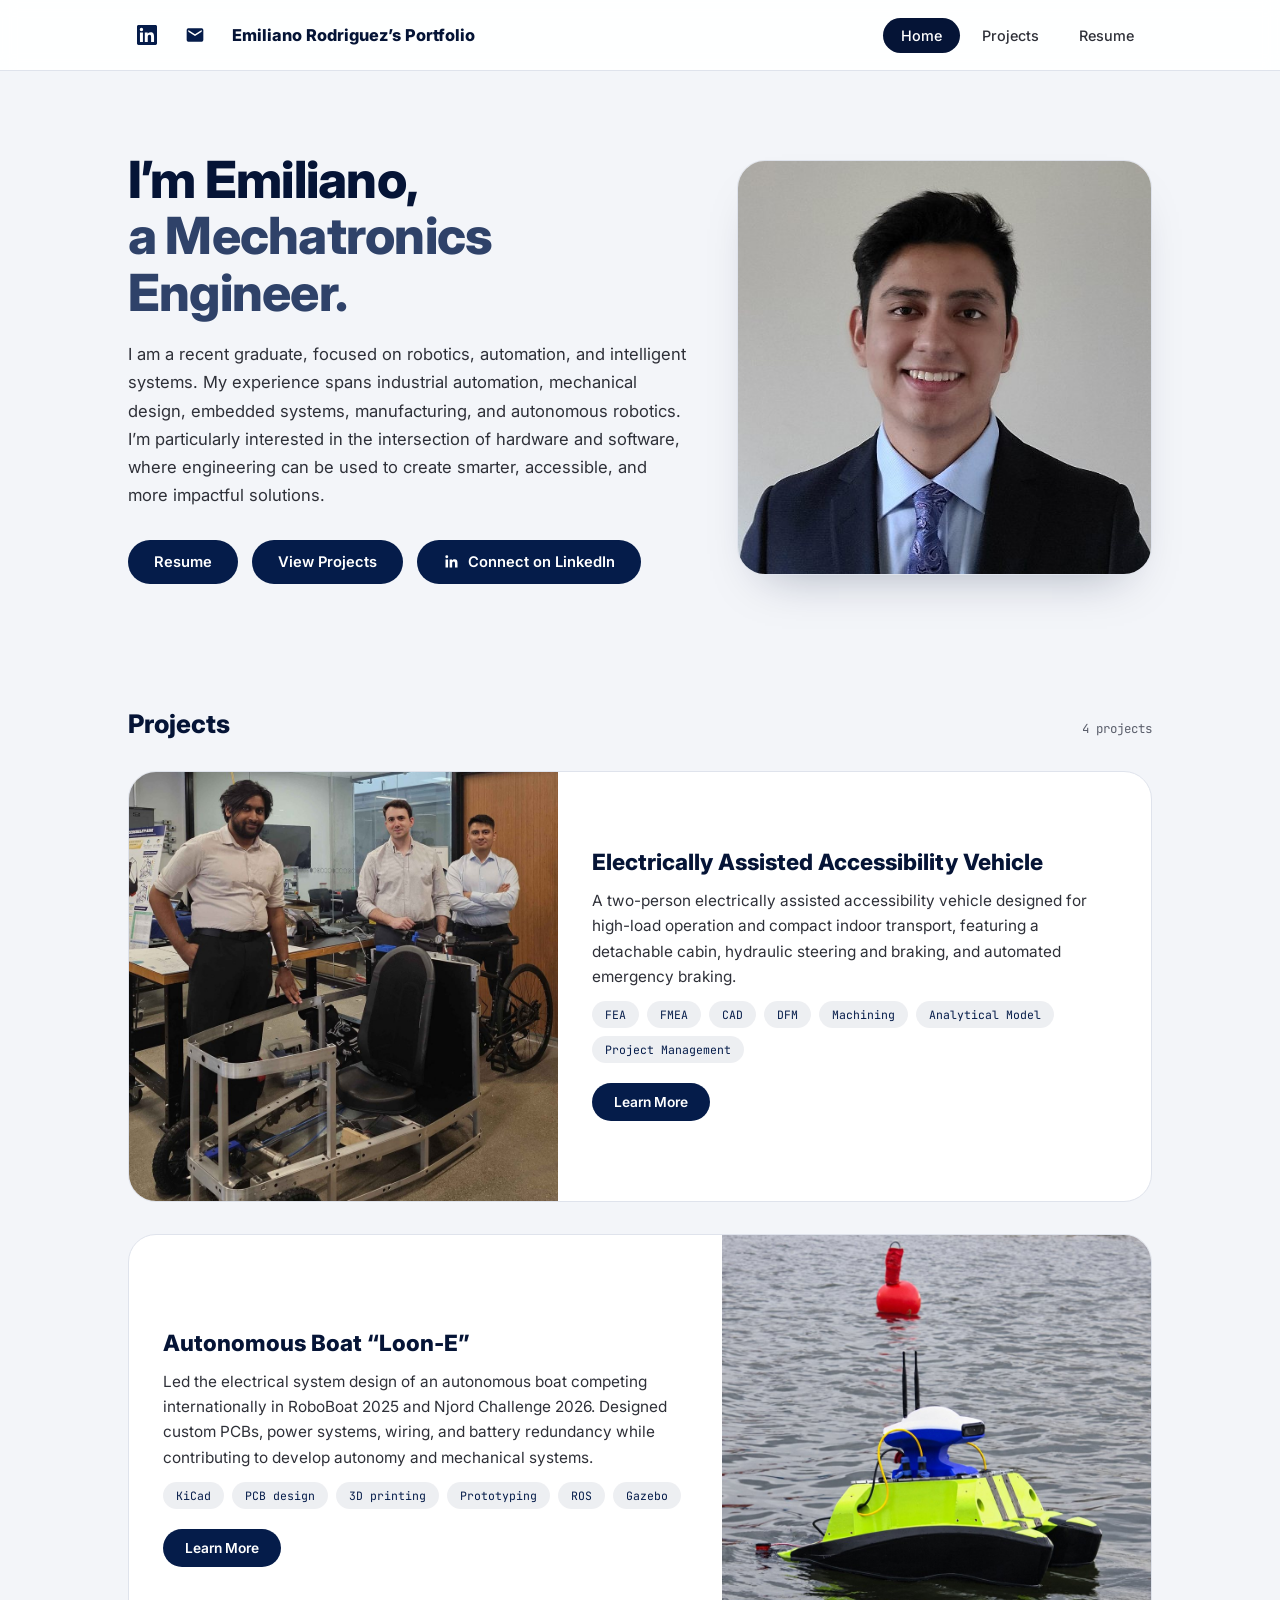
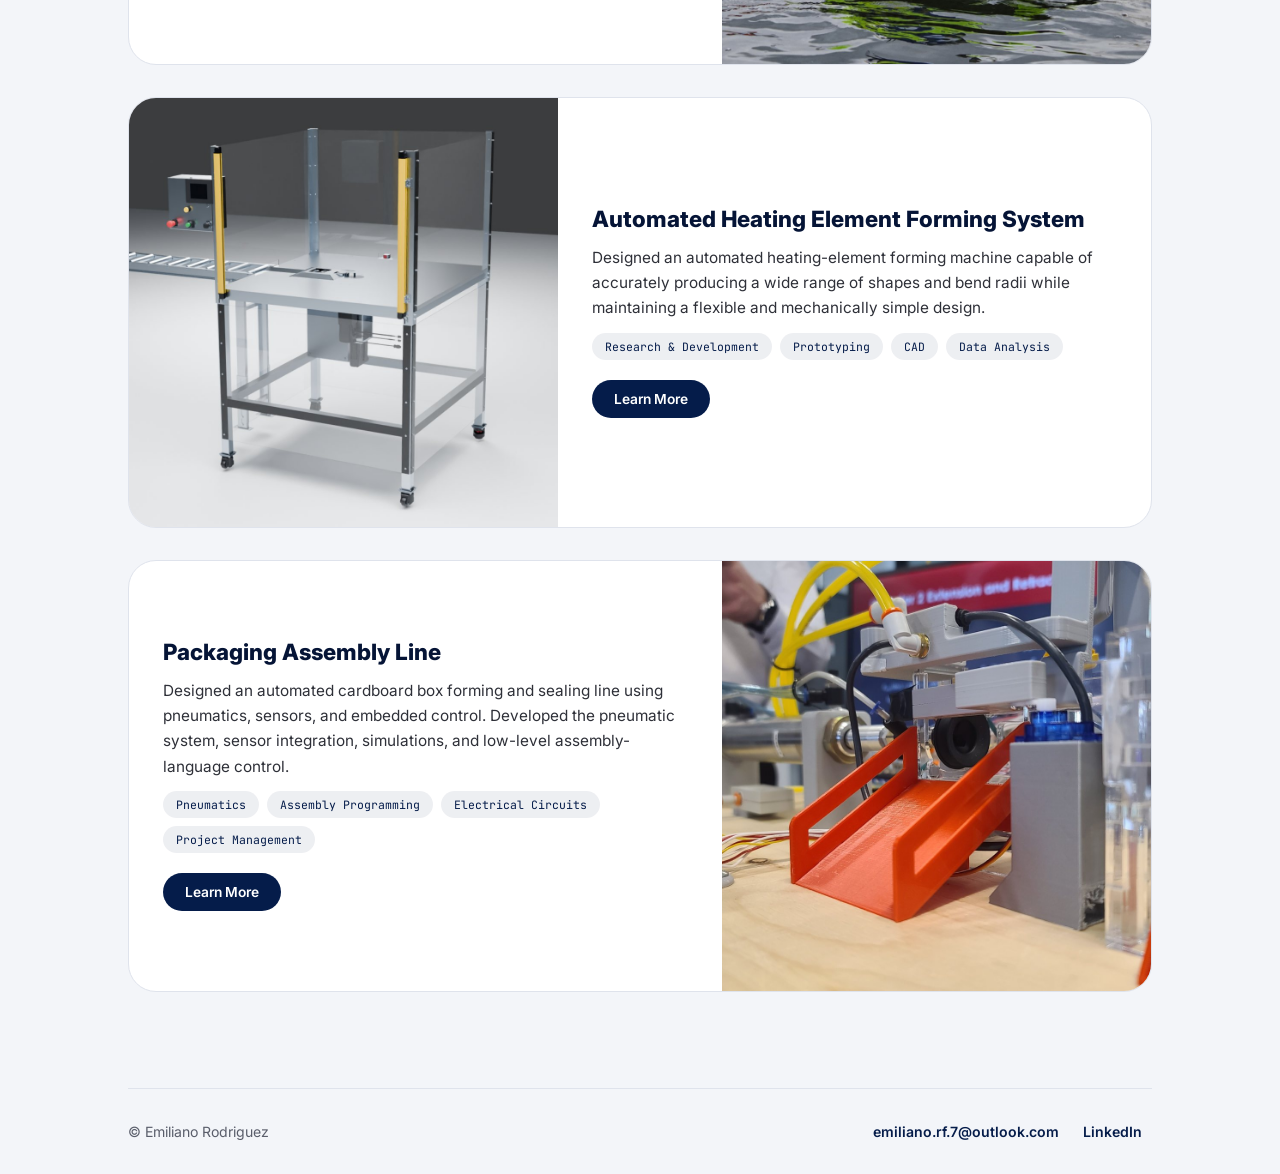
<file: index.html>
<!DOCTYPE html><html lang="en"><head><meta charset="UTF-8"><meta name="viewport" content="width=device-width, initial-scale=1, viewport-fit=cover"><title>Emiliano Rodriguez’s Portfolio</title>
<link rel="icon" href="data:image/svg+xml,%3Csvg%20xmlns%3D%27http%3A//www.w3.org/2000/svg%27%20viewBox%3D%270%200%20100%20100%27%3E%3Crect%20width%3D%27100%27%20height%3D%27100%27%20rx%3D%2722%27%20fill%3D%27%23051c4a%27/%3E%3Ctext%20x%3D%2750%27%20y%3D%2768%27%20font-size%3D%2756%27%20text-anchor%3D%27middle%27%20fill%3D%27white%27%20font-family%3D%27Arial%27%20font-weight%3D%27700%27%3EER%3C/text%3E%3C/svg%3E"><meta name="description" content="Portfolio of Emiliano Rodriguez, a mechatronics engineer focused on robotics, automation, and intelligent systems.">
<link rel="preconnect" href="https://fonts.googleapis.com"><link rel="preconnect" href="https://fonts.gstatic.com" crossorigin>
<link href="https://fonts.googleapis.com/css2?family=Inter:wght@400;500;600;700;800&family=JetBrains+Mono:wght@400;500&display=swap" rel="stylesheet">
<link rel="stylesheet" href="css/index.css"></head><body><header><div class="wrap"><div class="head-left">
<a class="icon-btn" href="https://www.linkedin.com/in/emiliano-rodriguez-flores" target="_blank" rel="noopener" aria-label="LinkedIn"><svg viewBox="0 0 24 24"><path d="M20.45 20.45h-3.55v-5.57c0-1.33-.03-3.04-1.85-3.04-1.85 0-2.14 1.45-2.14 2.94v5.67H9.36V9h3.41v1.56h.05c.48-.9 1.64-1.85 3.37-1.85 3.6 0 4.27 2.37 4.27 5.46v6.28zM5.34 7.43a2.06 2.06 0 1 1 0-4.12 2.06 2.06 0 0 1 0 4.12zM7.12 20.45H3.56V9h3.56v11.45zM22.22 0H1.77C.79 0 0 .77 0 1.73v20.54C0 23.23.79 24 1.77 24h20.45c.98 0 1.78-.77 1.78-1.73V1.73C24 .77 23.2 0 22.22 0z"/></svg></a>
<a class="icon-btn" href="mailto:emiliano.rf.7@outlook.com" aria-label="Email Emiliano"><svg viewBox="0 0 24 24"><path d="M20 4H4a2 2 0 0 0-2 2v12a2 2 0 0 0 2 2h16a2 2 0 0 0 2-2V6a2 2 0 0 0-2-2zm0 4.2-8 5-8-5V6l8 5 8-5v2.2z"/></svg></a>
<a class="brand" href="index.html">Emiliano Rodriguez’s Portfolio</a></div>
<nav><a href="index.html" class="active">Home</a><a href="projects.html">Projects</a><a href="resume.html">Resume</a></nav></div></header><div class="wrap"><section id="about" class="hero"><div><h1>I’m Emiliano,<span>a Mechatronics Engineer.</span></h1>
<p class="lede">I am a recent graduate, focused on robotics, automation, and intelligent systems. My experience spans industrial automation, mechanical design, embedded systems, manufacturing, and autonomous robotics. I’m particularly interested in the intersection of hardware and software, where engineering can be used to create smarter, accessible, and more impactful solutions.</p>
<div class="cta-row"><a class="btn" href="assets/Emiliano_Rodriguez_Resume.pdf" target="_blank" rel="noopener">Resume</a><a class="btn" href="projects.html">View Projects</a><a class="btn" href="https://www.linkedin.com/in/emiliano-rodriguez-flores" target="_blank" rel="noopener"><svg viewBox="0 0 24 24"><path d="M20.45 20.45h-3.55v-5.57c0-1.33-.03-3.04-1.85-3.04-1.85 0-2.14 1.45-2.14 2.94v5.67H9.36V9h3.41v1.56h.05c.48-.9 1.64-1.85 3.37-1.85 3.6 0 4.27 2.37 4.27 5.46v6.28zM5.34 7.43a2.06 2.06 0 1 1 0-4.12 2.06 2.06 0 0 1 0 4.12zM7.12 20.45H3.56V9h3.56v11.45z"/></svg>Connect on LinkedIn</a></div></div>
<div class="hero-media"><img src="assets/img/portrait-of-emiliano-rodriguez.jpg" alt="Portrait of Emiliano Rodriguez"></div></section>
<section><div class="section-head"><h2>Projects</h2><span class="mono">4 projects</span></div><div class="proj-list"><div class="proj"><div class="proj-media"><img src="assets/img/electrically-assisted-accessibility-vehicle.jpg" alt="Electrically Assisted Accessibility Vehicle"></div><div class="proj-body"><h3>Electrically Assisted Accessibility Vehicle</h3><p>A two-person electrically assisted accessibility vehicle designed for high-load operation and compact indoor transport, featuring a detachable cabin, hydraulic steering and braking, and automated emergency braking.</p><div class="tags"><span>FEA</span><span>FMEA</span><span>CAD</span><span>DFM</span><span>Machining</span><span>Analytical Model</span><span>Project Management</span></div><div class="proj-cta"><a class="btn sm" href="vehicle.html">Learn More</a></div></div></div><div class="proj"><div class="proj-media"><img src="assets/img/autonomous-boat-loon-e.jpg" alt="Autonomous Boat “Loon-E”"></div><div class="proj-body"><h3>Autonomous Boat “Loon-E”</h3><p>Led the electrical system design of an autonomous boat competing internationally in RoboBoat 2025 and Njord Challenge 2026. Designed custom PCBs, power systems, wiring, and battery redundancy while contributing to develop autonomy and mechanical systems.</p><div class="tags"><span>KiCad</span><span>PCB design</span><span>3D printing</span><span>Prototyping</span><span>ROS</span><span>Gazebo</span></div><div class="proj-cta"><a class="btn sm" href="boat.html">Learn More</a></div></div></div><div class="proj"><div class="proj-media"><img src="assets/img/automated-heating-element-forming-system.jpg" alt="Automated Heating Element Forming System"></div><div class="proj-body"><h3>Automated Heating Element Forming System</h3><p>Designed an automated heating-element forming machine capable of accurately producing a wide range of shapes and bend radii while maintaining a flexible and mechanically simple design.</p><div class="tags"><span>Research &amp; Development</span><span>Prototyping</span><span>CAD</span><span>Data Analysis</span></div><div class="proj-cta"><a class="btn sm" href="heating-element.html">Learn More</a></div></div></div><div class="proj"><div class="proj-media"><img src="assets/img/packaging-assembly-line.jpg" alt="Packaging Assembly Line"></div><div class="proj-body"><h3>Packaging Assembly Line</h3><p>Designed an automated cardboard box forming and sealing line using pneumatics, sensors, and embedded control. Developed the pneumatic system, sensor integration, simulations, and low-level assembly-language control.</p><div class="tags"><span>Pneumatics</span><span>Assembly Programming</span><span>Electrical Circuits</span><span>Project Management</span></div><div class="proj-cta"><a class="btn sm" href="packaging-line.html">Learn More</a></div></div></div></div></section></div><div class="wrap"><footer><div>© Emiliano Rodriguez</div><div><a href="mailto:emiliano.rf.7@outlook.com">emiliano.rf.7@outlook.com</a> <a href="https://www.linkedin.com/in/emiliano-rodriguez-flores" target="_blank" rel="noopener">LinkedIn</a></div></footer></div></body></html>
</file>
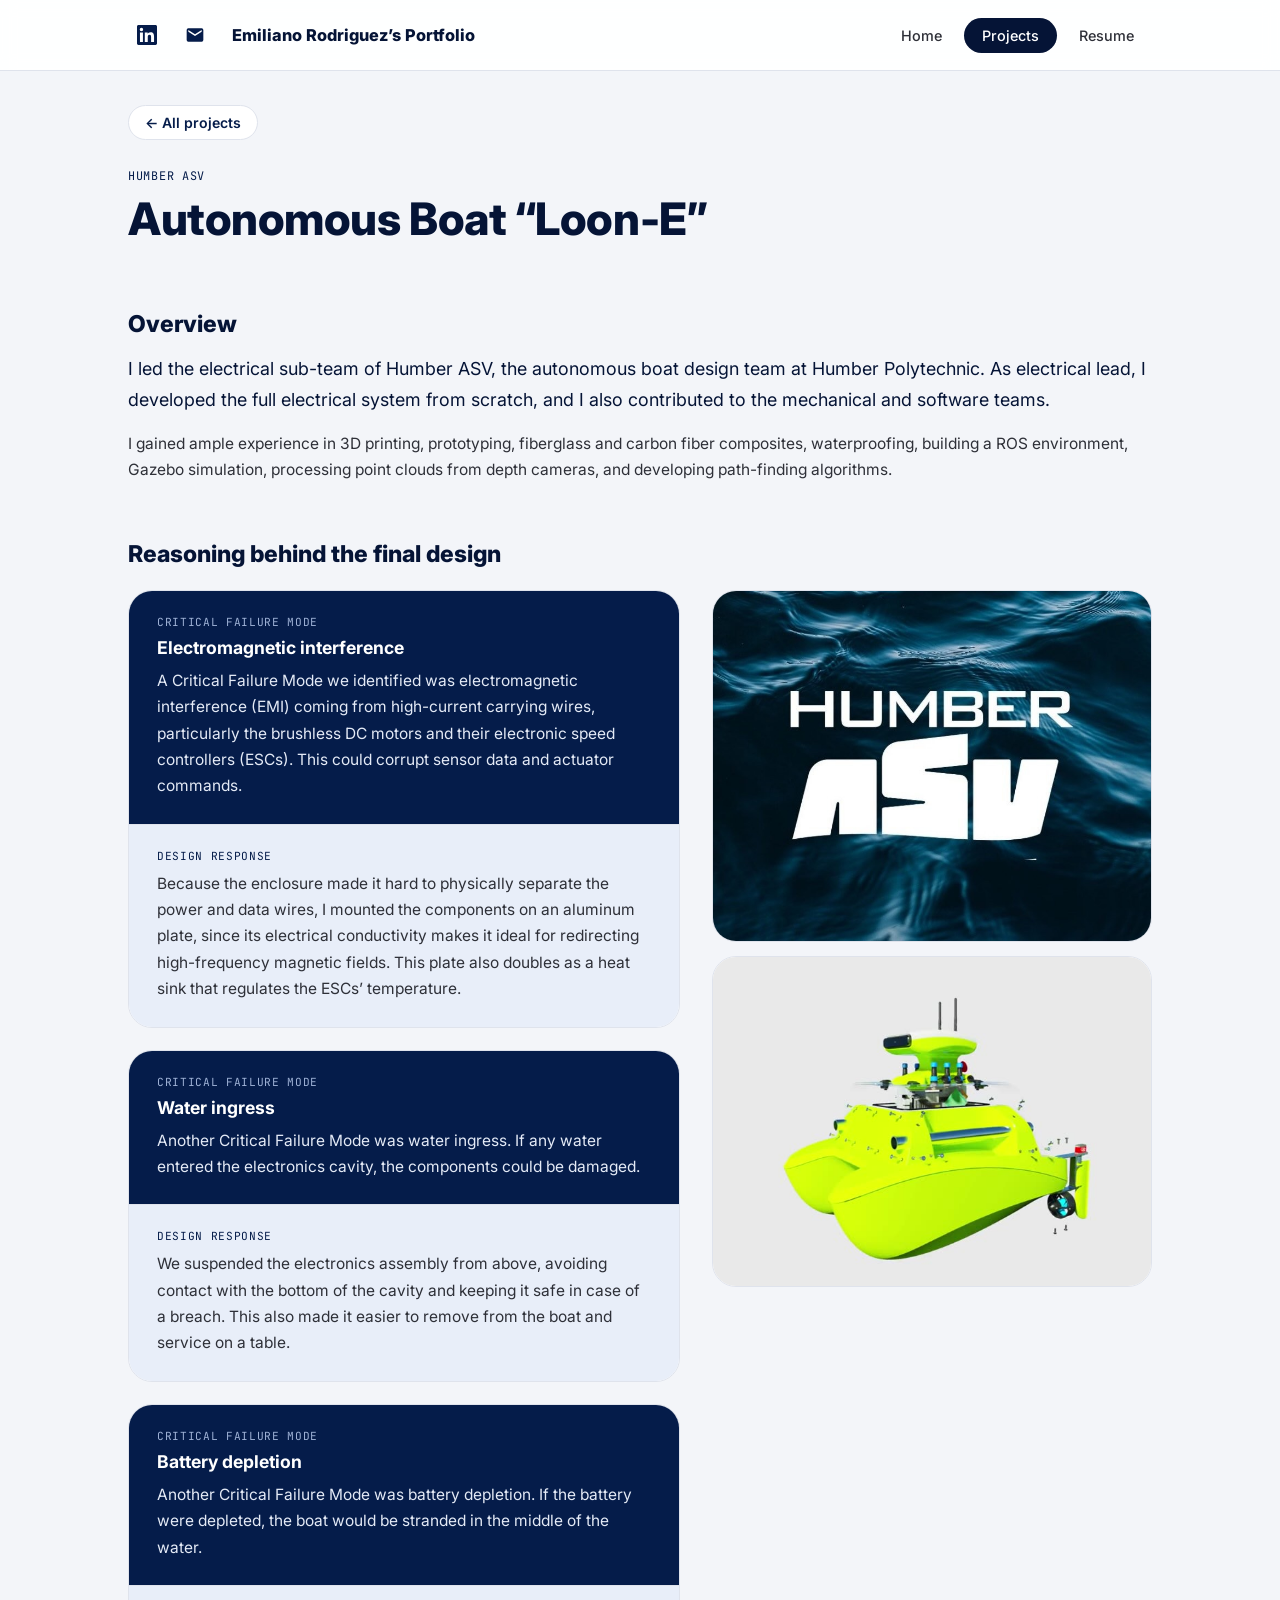
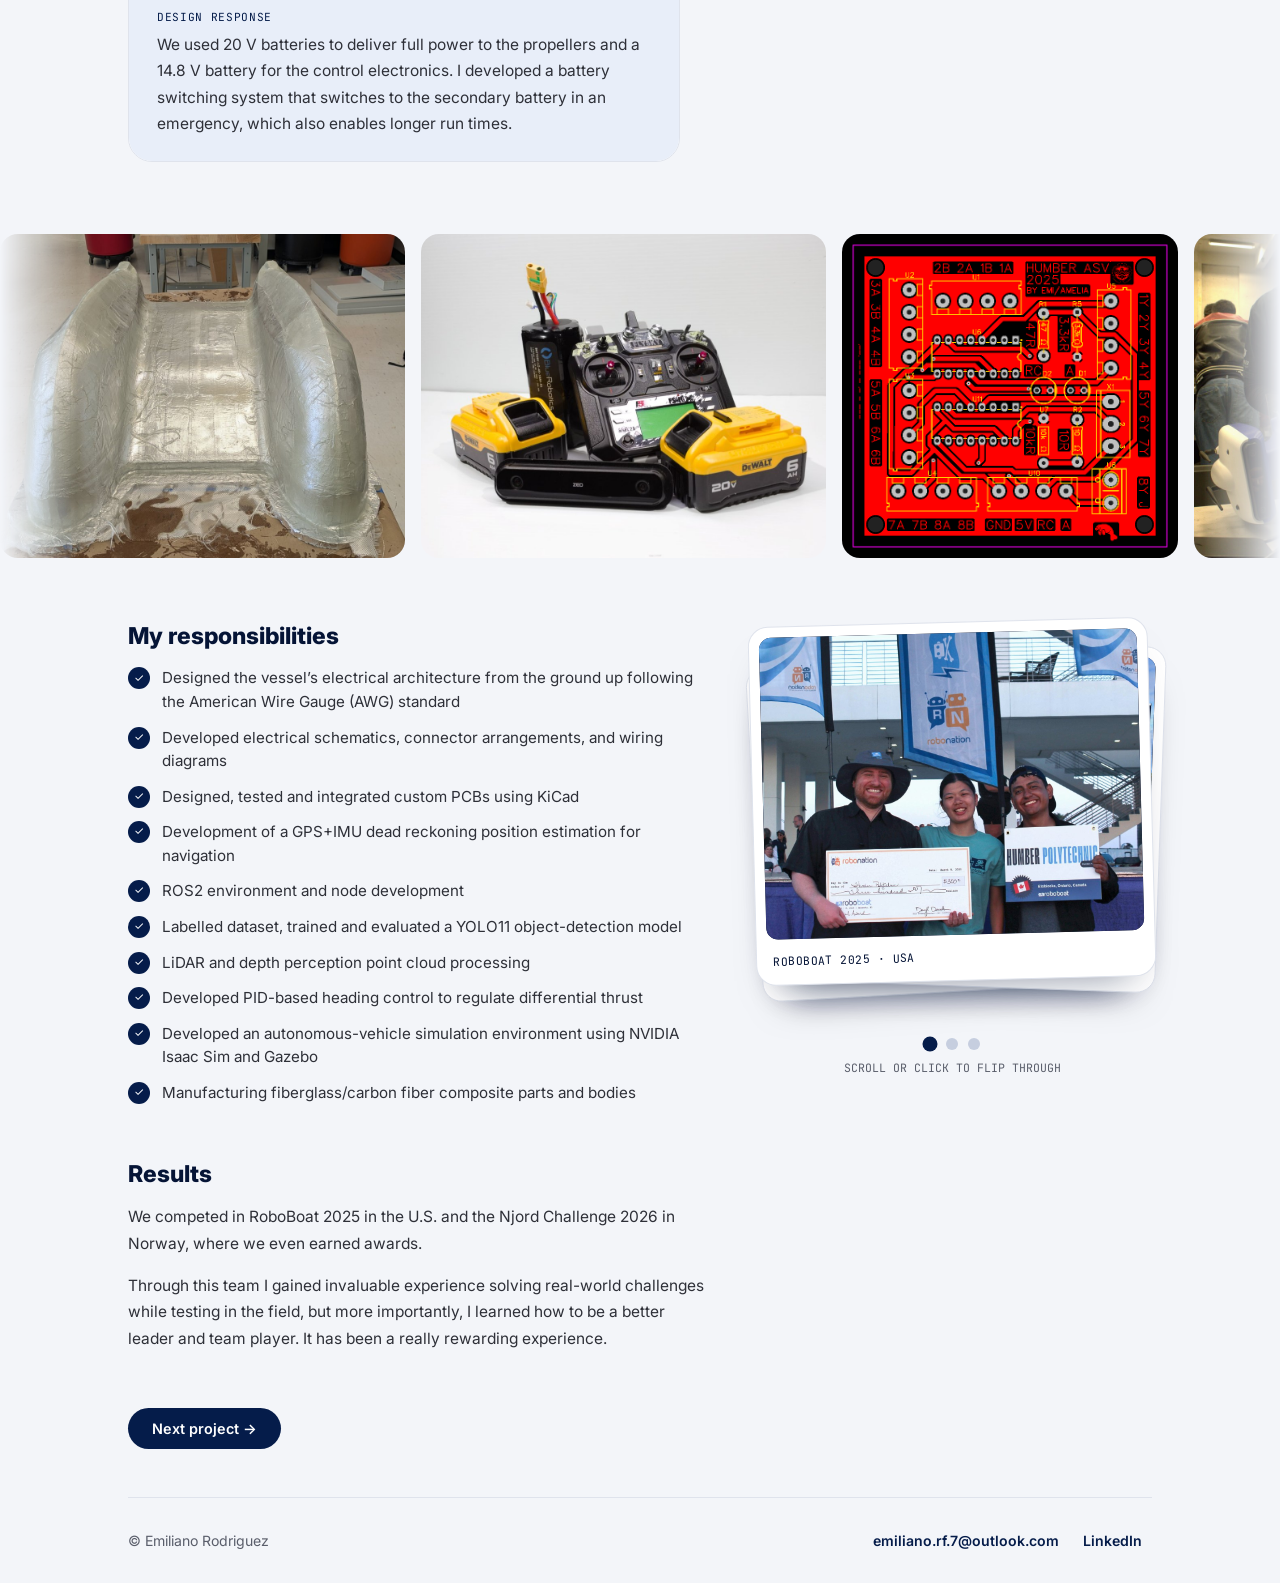
<file: boat.html>
<!DOCTYPE html><html lang="en"><head><meta charset="UTF-8"><meta name="viewport" content="width=device-width, initial-scale=1, viewport-fit=cover"><title>Autonomous Boat “Loon-E” — Emiliano Rodriguez’s Portfolio</title>
<link rel="icon" href="data:image/svg+xml,%3Csvg%20xmlns%3D%27http%3A//www.w3.org/2000/svg%27%20viewBox%3D%270%200%20100%20100%27%3E%3Crect%20width%3D%27100%27%20height%3D%27100%27%20rx%3D%2722%27%20fill%3D%27%23051c4a%27/%3E%3Ctext%20x%3D%2750%27%20y%3D%2768%27%20font-size%3D%2756%27%20text-anchor%3D%27middle%27%20fill%3D%27white%27%20font-family%3D%27Arial%27%20font-weight%3D%27700%27%3EER%3C/text%3E%3C/svg%3E"><meta name="description" content="Emiliano Rodriguez — mechatronics engineering portfolio.">
<link rel="preconnect" href="https://fonts.googleapis.com"><link rel="preconnect" href="https://fonts.gstatic.com" crossorigin>
<link href="https://fonts.googleapis.com/css2?family=Inter:wght@400;500;600;700;800&family=JetBrains+Mono:wght@400;500&display=swap" rel="stylesheet">
<link rel="stylesheet" href="css/boat.css"></head><body><header><div class="wrap"><div class="head-left">
<a class="icon-btn" href="https://www.linkedin.com/in/emiliano-rodriguez-flores" target="_blank" rel="noopener" aria-label="LinkedIn"><svg viewBox="0 0 24 24"><path d="M20.45 20.45h-3.55v-5.57c0-1.33-.03-3.04-1.85-3.04-1.85 0-2.14 1.45-2.14 2.94v5.67H9.36V9h3.41v1.56h.05c.48-.9 1.64-1.85 3.37-1.85 3.6 0 4.27 2.37 4.27 5.46v6.28zM5.34 7.43a2.06 2.06 0 1 1 0-4.12 2.06 2.06 0 0 1 0 4.12zM7.12 20.45H3.56V9h3.56v11.45zM22.22 0H1.77C.79 0 0 .77 0 1.73v20.54C0 23.23.79 24 1.77 24h20.45c.98 0 1.78-.77 1.78-1.73V1.73C24 .77 23.2 0 22.22 0z"/></svg></a>
<a class="icon-btn" href="mailto:emiliano.rf.7@outlook.com" aria-label="Email Emiliano"><svg viewBox="0 0 24 24"><path d="M20 4H4a2 2 0 0 0-2 2v12a2 2 0 0 0 2 2h16a2 2 0 0 0 2-2V6a2 2 0 0 0-2-2zm0 4.2-8 5-8-5V6l8 5 8-5v2.2z"/></svg></a>
<a class="brand" href="index.html">Emiliano Rodriguez’s Portfolio</a></div>
<nav><a href="index.html">Home</a><a href="projects.html" class="active">Projects</a><a href="resume.html">Resume</a></nav></div></header><div class="wrap"><a class="back" href="projects.html">← All projects</a>
<div class="head"><div class="eyebrow">HUMBER ASV</div><h1>Autonomous Boat “Loon-E”</h1></div>
<h2 class="sh">Overview</h2><p class="lead">I led the electrical sub-team of Humber ASV, the autonomous boat design team at Humber Polytechnic. As electrical lead, I developed the full electrical system from scratch, and I also contributed to the mechanical and software teams.</p><p style="margin-top:16px">I gained ample experience in 3D printing, prototyping, fiberglass and carbon fiber composites, waterproofing, building a ROS environment, Gazebo simulation, processing point clouds from depth cameras, and developing path-finding algorithms.</p>
<h2 class="sh">Reasoning behind the final design</h2>
<div class="rz"><div class="stack"><div class="rc"><div class="fm"><span class="lb">Critical Failure Mode</span><b>Electromagnetic interference</b><p>A Critical Failure Mode we identified was electromagnetic interference (EMI) coming from high-current carrying wires, particularly the brushless DC motors and their electronic speed controllers (ESCs). This could corrupt sensor data and actuator commands.</p></div><div class="dr"><span class="lb">Design response</span><p>Because the enclosure made it hard to physically separate the power and data wires, I mounted the components on an aluminum plate, since its electrical conductivity makes it ideal for redirecting high-frequency magnetic fields. This plate also doubles as a heat sink that regulates the ESCs’ temperature.</p></div></div><div class="rc"><div class="fm"><span class="lb">Critical Failure Mode</span><b>Water ingress</b><p>Another Critical Failure Mode was water ingress. If any water entered the electronics cavity, the components could be damaged.</p></div><div class="dr"><span class="lb">Design response</span><p>We suspended the electronics assembly from above, avoiding contact with the bottom of the cavity and keeping it safe in case of a breach. This also made it easier to remove from the boat and service on a table.</p></div></div><div class="rc"><div class="fm"><span class="lb">Critical Failure Mode</span><b>Battery depletion</b><p>Another Critical Failure Mode was battery depletion. If the battery were depleted, the boat would be stranded in the middle of the water.</p></div><div class="dr"><span class="lb">Design response</span><p>We used 20 V batteries to deliver full power to the propellers and a 14.8 V battery for the control electronics. I developed a battery switching system that switches to the secondary battery in an emergency, which also enables longer run times.</p></div></div></div><div class="figs"><figure class="fig"><img src="assets/img/humber-asv-logo.jpg" width="800" height="640" alt="Humber ASV logo"></figure><figure class="fig"><video id="cv" src="assets/video/loone-exploded-view.mp4" poster="assets/img/boat-video-poster.jpg" width="960" height="720" autoplay muted loop playsinline preload="auto" disablepictureinpicture disableremoteplayback aria-label="Exploded view of the Loon-E electronics assembly"></video></figure></div></div>
</div>
<div class="strip" aria-label="Project photo reel"><div class="track" id="track"><img src="assets/img/fiberglass-composite-hull-section-during-layup.jpg" width="1000" height="800" alt="Fiberglass composite hull section during layup"><img src="assets/img/batteries-zed-depth-camera-and-rc-transmitter.jpg" width="1001" height="800" alt="Batteries, ZED depth camera and RC transmitter"><img src="assets/img/custom-pcb-layout-designed-for-the-boat.png" width="720" height="696" alt="Custom PCB layout designed for the boat"><img src="assets/img/working-on-the-electronics-assembly.jpg" width="640" height="800" alt="Working on the electronics assembly"><img src="assets/img/loon-e-floating-on-the-water.jpg" width="640" height="800" alt="Loon-E floating on the water"><img src="assets/img/loon-e-at-night-with-its-navigation-light-on.jpg" width="641" height="800" alt="Loon-E at night with its navigation light on"></div></div>
<div class="wrap"><div class="rr2"><div id="rr"><h2 class="sh">My responsibilities</h2><ul class="checks c"><li>Designed the vessel’s electrical architecture from the ground up following the American Wire Gauge (AWG) standard</li><li>Developed electrical schematics, connector arrangements, and wiring diagrams</li><li>Designed, tested and integrated custom PCBs using KiCad</li><li>Development of a GPS+IMU dead reckoning position estimation for navigation</li><li>ROS2 environment and node development</li><li>Labelled dataset, trained and evaluated a YOLO11 object-detection model</li><li>LiDAR and depth perception point cloud processing</li><li>Developed PID-based heading control to regulate differential thrust</li><li>Developed an autonomous-vehicle simulation environment using NVIDIA Isaac Sim and Gazebo</li><li>Manufacturing fiberglass/carbon fiber composite parts and bodies</li></ul>
<h2 class="sh">Results</h2><p>We competed in RoboBoat 2025 in the U.S. and the Njord Challenge 2026 in Norway, where we even earned awards.</p><p style="margin-top:16px">Through this team I gained invaluable experience solving real-world challenges while testing in the field, but more importantly, I learned how to be a better leader and team player. It has been a really rewarding experience.</p></div>
<div class="deckcol"><div class="deck" id="deck"><figure class="pc" data-s="0"><div class="pm"><img src="assets/img/team-accepting-an-award-at-roboboat-2025.jpg" alt="Team accepting an award at RoboBoat 2025"></div><figcaption class="cap">RoboBoat 2025 · USA</figcaption></figure><figure class="pc" data-s="1"><div class="pm"><img src="assets/img/humber-asv-team-with-loon-e-and-the-canadian-fla.jpg" alt="Humber ASV team with Loon-E and the Canadian flag at the Njord Challenge"></div><figcaption class="cap">Njord Challenge 2026 · Norway</figcaption></figure><figure class="pc" data-s="2"><div class="pm lt"><img src="assets/img/group-photo-of-the-teams-and-boats-at-the-njord-.jpg" alt="Group photo of the teams and boats at the Njord Challenge"></div><figcaption class="cap">Njord Challenge 2026 · all teams</figcaption></figure></div><div class="dots" id="dots"><button class="dot" data-k="0" aria-label="RoboBoat 2025 · USA"></button><button class="dot" data-k="1" aria-label="Njord Challenge 2026 · Norway"></button><button class="dot" data-k="2" aria-label="Njord Challenge 2026 · all teams"></button></div><div class="hint">SCROLL OR CLICK TO FLIP THROUGH</div></div></div>
<div style="padding-top:56px"><a class="btn" href="heating-element.html">Next project →</a></div></div><div class="wrap"><footer><div>© Emiliano Rodriguez</div><div><a href="mailto:emiliano.rf.7@outlook.com">emiliano.rf.7@outlook.com</a> <a href="https://www.linkedin.com/in/emiliano-rodriguez-flores" target="_blank" rel="noopener">LinkedIn</a></div></footer></div><script src="js/boat.js" defer></script></body></html>
</file>
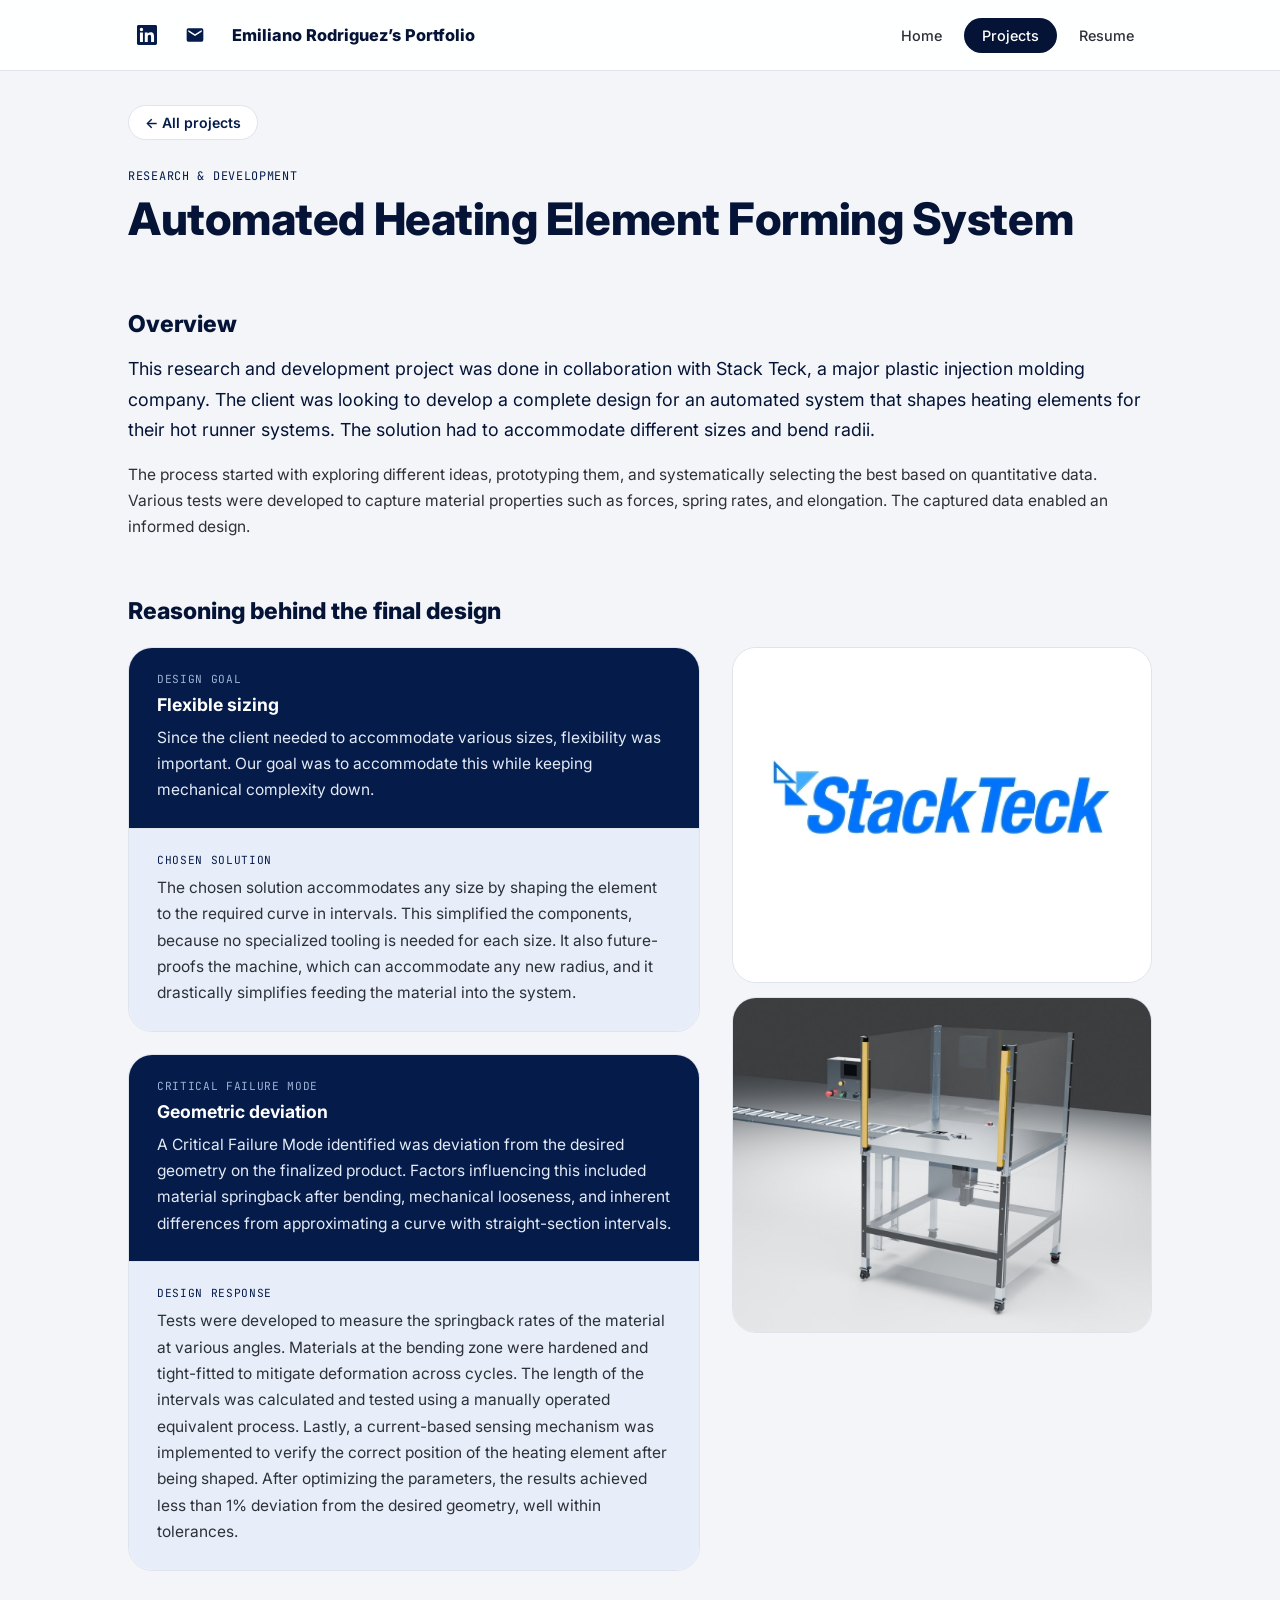
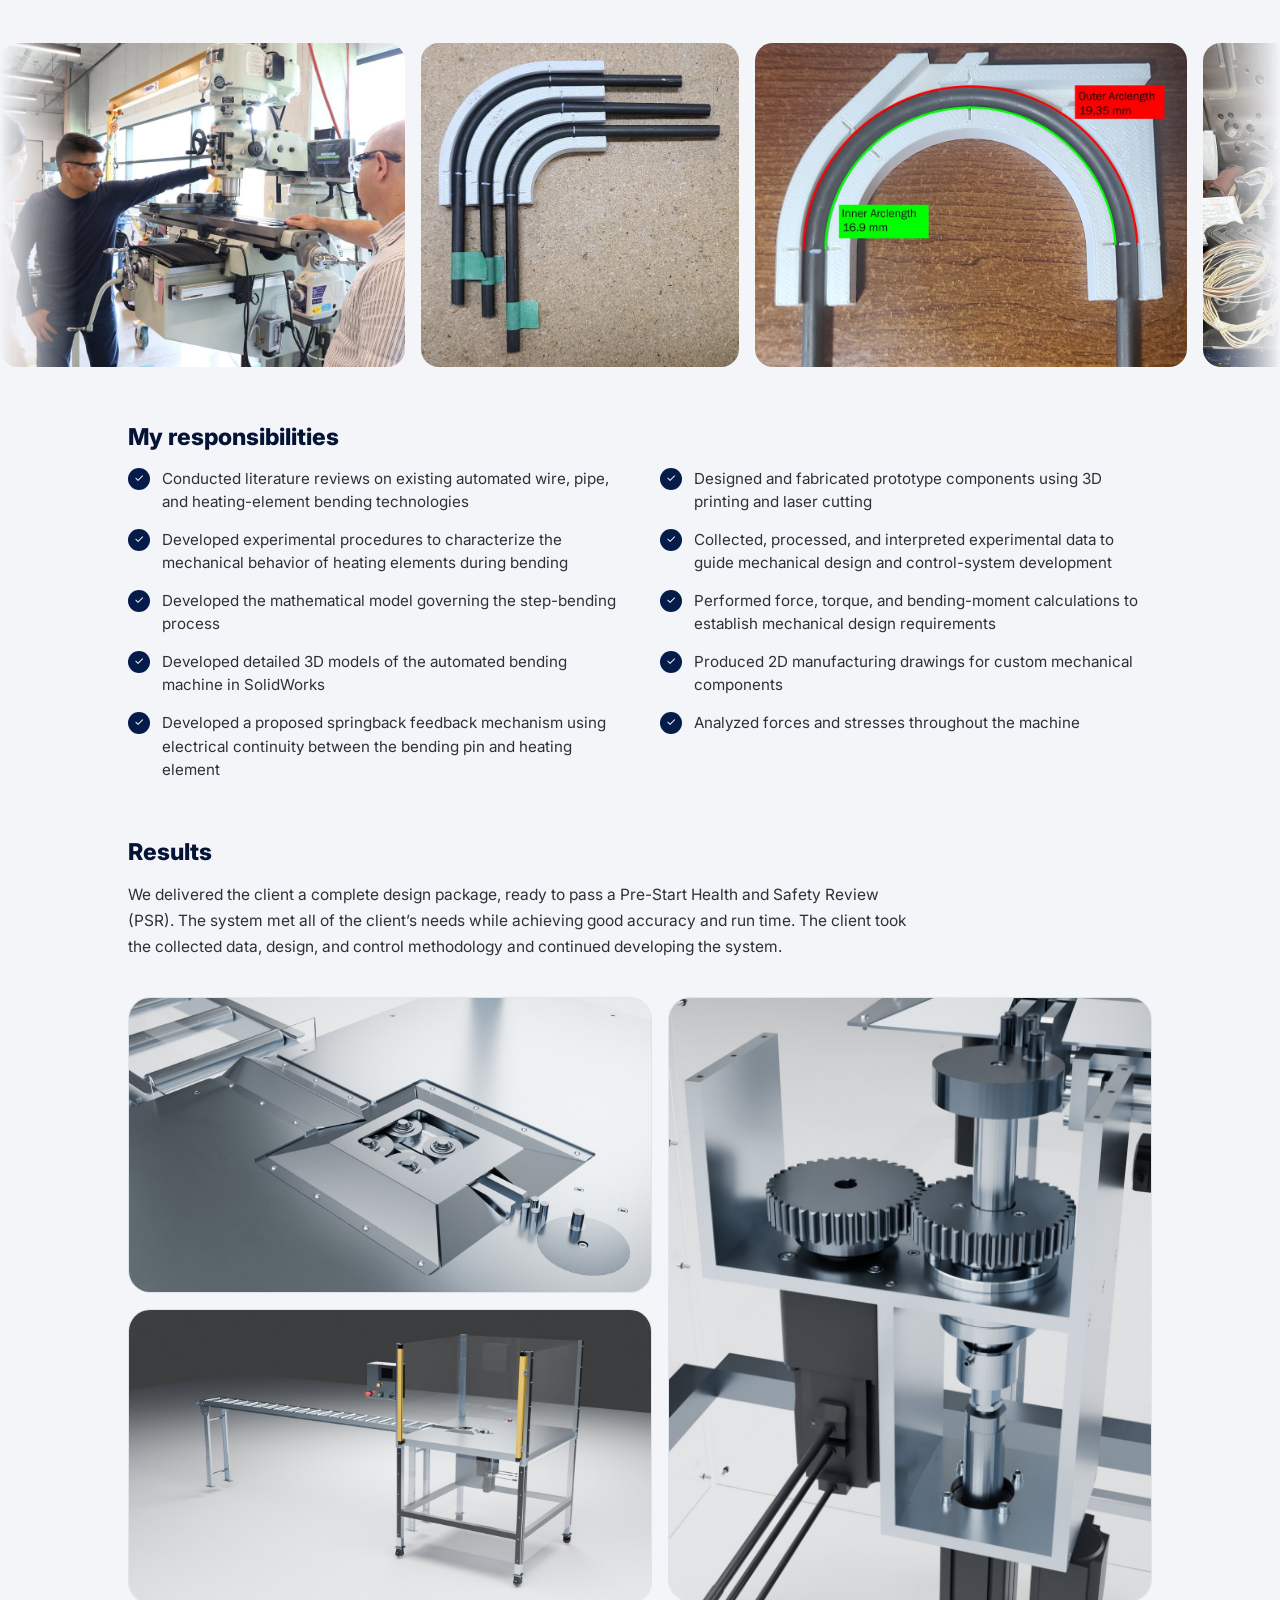
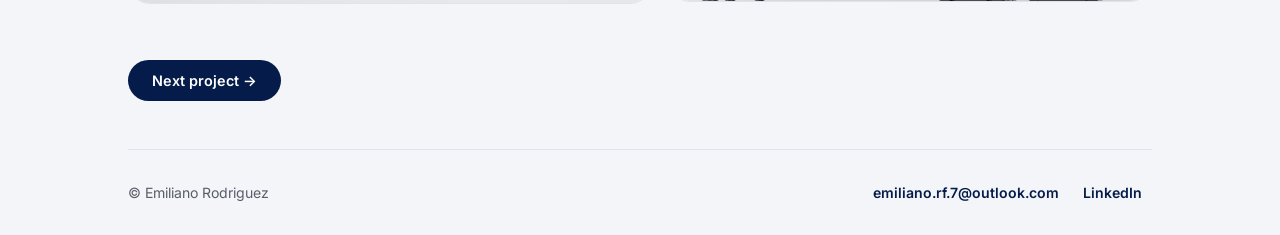
<file: heating-element.html>
<!DOCTYPE html><html lang="en"><head><meta charset="UTF-8"><meta name="viewport" content="width=device-width, initial-scale=1, viewport-fit=cover"><title>Automated Heating Element Forming System — Emiliano Rodriguez’s Portfolio</title>
<link rel="icon" href="data:image/svg+xml,%3Csvg%20xmlns%3D%27http%3A//www.w3.org/2000/svg%27%20viewBox%3D%270%200%20100%20100%27%3E%3Crect%20width%3D%27100%27%20height%3D%27100%27%20rx%3D%2722%27%20fill%3D%27%23051c4a%27/%3E%3Ctext%20x%3D%2750%27%20y%3D%2768%27%20font-size%3D%2756%27%20text-anchor%3D%27middle%27%20fill%3D%27white%27%20font-family%3D%27Arial%27%20font-weight%3D%27700%27%3EER%3C/text%3E%3C/svg%3E"><meta name="description" content="Emiliano Rodriguez — mechatronics engineering portfolio.">
<link rel="preconnect" href="https://fonts.googleapis.com"><link rel="preconnect" href="https://fonts.gstatic.com" crossorigin>
<link href="https://fonts.googleapis.com/css2?family=Inter:wght@400;500;600;700;800&family=JetBrains+Mono:wght@400;500&display=swap" rel="stylesheet">
<link rel="stylesheet" href="css/heating-element.css"></head><body><header><div class="wrap"><div class="head-left">
<a class="icon-btn" href="https://www.linkedin.com/in/emiliano-rodriguez-flores" target="_blank" rel="noopener" aria-label="LinkedIn"><svg viewBox="0 0 24 24"><path d="M20.45 20.45h-3.55v-5.57c0-1.33-.03-3.04-1.85-3.04-1.85 0-2.14 1.45-2.14 2.94v5.67H9.36V9h3.41v1.56h.05c.48-.9 1.64-1.85 3.37-1.85 3.6 0 4.27 2.37 4.27 5.46v6.28zM5.34 7.43a2.06 2.06 0 1 1 0-4.12 2.06 2.06 0 0 1 0 4.12zM7.12 20.45H3.56V9h3.56v11.45zM22.22 0H1.77C.79 0 0 .77 0 1.73v20.54C0 23.23.79 24 1.77 24h20.45c.98 0 1.78-.77 1.78-1.73V1.73C24 .77 23.2 0 22.22 0z"/></svg></a>
<a class="icon-btn" href="mailto:emiliano.rf.7@outlook.com" aria-label="Email Emiliano"><svg viewBox="0 0 24 24"><path d="M20 4H4a2 2 0 0 0-2 2v12a2 2 0 0 0 2 2h16a2 2 0 0 0 2-2V6a2 2 0 0 0-2-2zm0 4.2-8 5-8-5V6l8 5 8-5v2.2z"/></svg></a>
<a class="brand" href="index.html">Emiliano Rodriguez’s Portfolio</a></div>
<nav><a href="index.html">Home</a><a href="projects.html" class="active">Projects</a><a href="resume.html">Resume</a></nav></div></header><div class="wrap"><a class="back" href="projects.html">← All projects</a>
<div class="head"><div class="eyebrow">RESEARCH &amp; DEVELOPMENT</div><h1>Automated Heating Element Forming System</h1></div>
<h2 class="sh">Overview</h2><p class="lead">This research and development project was done in collaboration with Stack Teck, a major plastic injection molding company. The client was looking to develop a complete design for an automated system that shapes heating elements for their hot runner systems. The solution had to accommodate different sizes and bend radii.</p><p style="margin-top:16px">The process started with exploring different ideas, prototyping them, and systematically selecting the best based on quantitative data. Various tests were developed to capture material properties such as forces, spring rates, and elongation. The captured data enabled an informed design.</p>
<h2 class="sh">Reasoning behind the final design</h2>
<div class="rz"><div class="stack"><div class="rc"><div class="fm"><span class="lb">Design Goal</span><b>Flexible sizing</b><p>Since the client needed to accommodate various sizes, flexibility was important. Our goal was to accommodate this while keeping mechanical complexity down.</p></div><div class="dr"><span class="lb">Chosen solution</span><p>The chosen solution accommodates any size by shaping the element to the required curve in intervals. This simplified the components, because no specialized tooling is needed for each size. It also future-proofs the machine, which can accommodate any new radius, and it drastically simplifies feeding the material into the system.</p></div></div><div class="rc"><div class="fm"><span class="lb">Critical Failure Mode</span><b>Geometric deviation</b><p>A Critical Failure Mode identified was deviation from the desired geometry on the finalized product. Factors influencing this included material springback after bending, mechanical looseness, and inherent differences from approximating a curve with straight-section intervals.</p></div><div class="dr"><span class="lb">Design response</span><p>Tests were developed to measure the springback rates of the material at various angles. Materials at the bending zone were hardened and tight-fitted to mitigate deformation across cycles. The length of the intervals was calculated and tested using a manually operated equivalent process. Lastly, a current-based sensing mechanism was implemented to verify the correct position of the heating element after being shaped. After optimizing the parameters, the results achieved less than 1% deviation from the desired geometry, well within tolerances.</p></div></div></div><div class="figs"><figure class="fig"><img src="assets/img/stack-teck-logo.png" width="400" height="320" alt="Stack Teck logo"></figure><figure class="fig"><img src="assets/img/render-of-the-automated-heating-element-forming-.jpg" width="1100" height="880" alt="Render of the automated heating element forming machine"></figure></div></div>
</div>
<div class="strip" aria-label="Project photo reel"><div class="track" id="track"><img src="assets/img/using-a-milling-machine-in-the-machine-shop.jpg" width="1000" height="800" alt="Using a milling machine in the machine shop"><img src="assets/img/heating-element-samples-bent-against-3d-printed-.jpg" width="786" height="800" alt="Heating element samples bent against 3D-printed radius guides"><img src="assets/img/bent-heating-element-with-measured-inner-and-out.jpg" width="1067" height="800" alt="Bent heating element with measured inner and outer arc lengths"><img src="assets/img/hot-runner-manifold-plates-with-heating-elements.jpg" width="640" height="800" alt="Hot runner manifold plates with heating elements and wiring"><img src="assets/img/machined-x-shaped-manifold-plate-with-a-heating-.jpg" width="600" height="800" alt="Machined X-shaped manifold plate with a heating element installed"></div></div>
<div class="wrap"><h2 class="sh">My responsibilities</h2><ul class="checks c2"><li>Conducted literature reviews on existing automated wire, pipe, and heating-element bending technologies</li><li>Designed and fabricated prototype components using 3D printing and laser cutting</li><li>Developed experimental procedures to characterize the mechanical behavior of heating elements during bending</li><li>Collected, processed, and interpreted experimental data to guide mechanical design and control-system development</li><li>Developed the mathematical model governing the step-bending process</li><li>Performed force, torque, and bending-moment calculations to establish mechanical design requirements</li><li>Developed detailed 3D models of the automated bending machine in SolidWorks</li><li>Produced 2D manufacturing drawings for custom mechanical components</li><li>Developed a proposed springback feedback mechanism using electrical continuity between the bending pin and heating element</li><li>Analyzed forces and stresses throughout the machine</li></ul>
<h2 class="sh">Results</h2><p style="max-width:78ch">We delivered the client a complete design package, ready to pass a Pre-Start Health and Safety Review (PSR). The system met all of the client’s needs while achieving good accuracy and run time. The client took the collected data, design, and control methodology and continued developing the system.</p>
<div class="mosaic" id="mosaic"><button class="mz l1" data-cap="Forming station"><img src="assets/img/close-up-of-the-forming-station-with-rollers-and.jpg" width="1400" height="788" alt="Close-up of the forming station with rollers and pins"><span class="mc">Forming station</span></button><button class="mz l2" data-cap="Full system"><img src="assets/img/full-render-of-the-forming-system-with-roller-co.jpg" width="1400" height="788" alt="Full render of the forming system with roller conveyor"><span class="mc">Full system</span></button><button class="mz pt" data-cap="Drive train"><img src="assets/img/gears-and-shafts-inside-the-machine-frame.jpg" width="1000" height="1250" alt="Gears and shafts inside the machine frame"><span class="mc">Drive train</span></button></div>
<div style="padding-top:56px"><a class="btn" href="packaging-line.html">Next project →</a></div></div>
<div class="lb2" id="lb2"><img id="lbi" alt=""><div class="lc" id="lbc"></div><div class="lbtns"><button id="lbp">← Previous</button><button id="lbn">Next →</button><button id="lbx">Close</button></div></div><div class="wrap"><footer><div>© Emiliano Rodriguez</div><div><a href="mailto:emiliano.rf.7@outlook.com">emiliano.rf.7@outlook.com</a> <a href="https://www.linkedin.com/in/emiliano-rodriguez-flores" target="_blank" rel="noopener">LinkedIn</a></div></footer></div><script src="js/heating-element.js" defer></script></body></html>
</file>
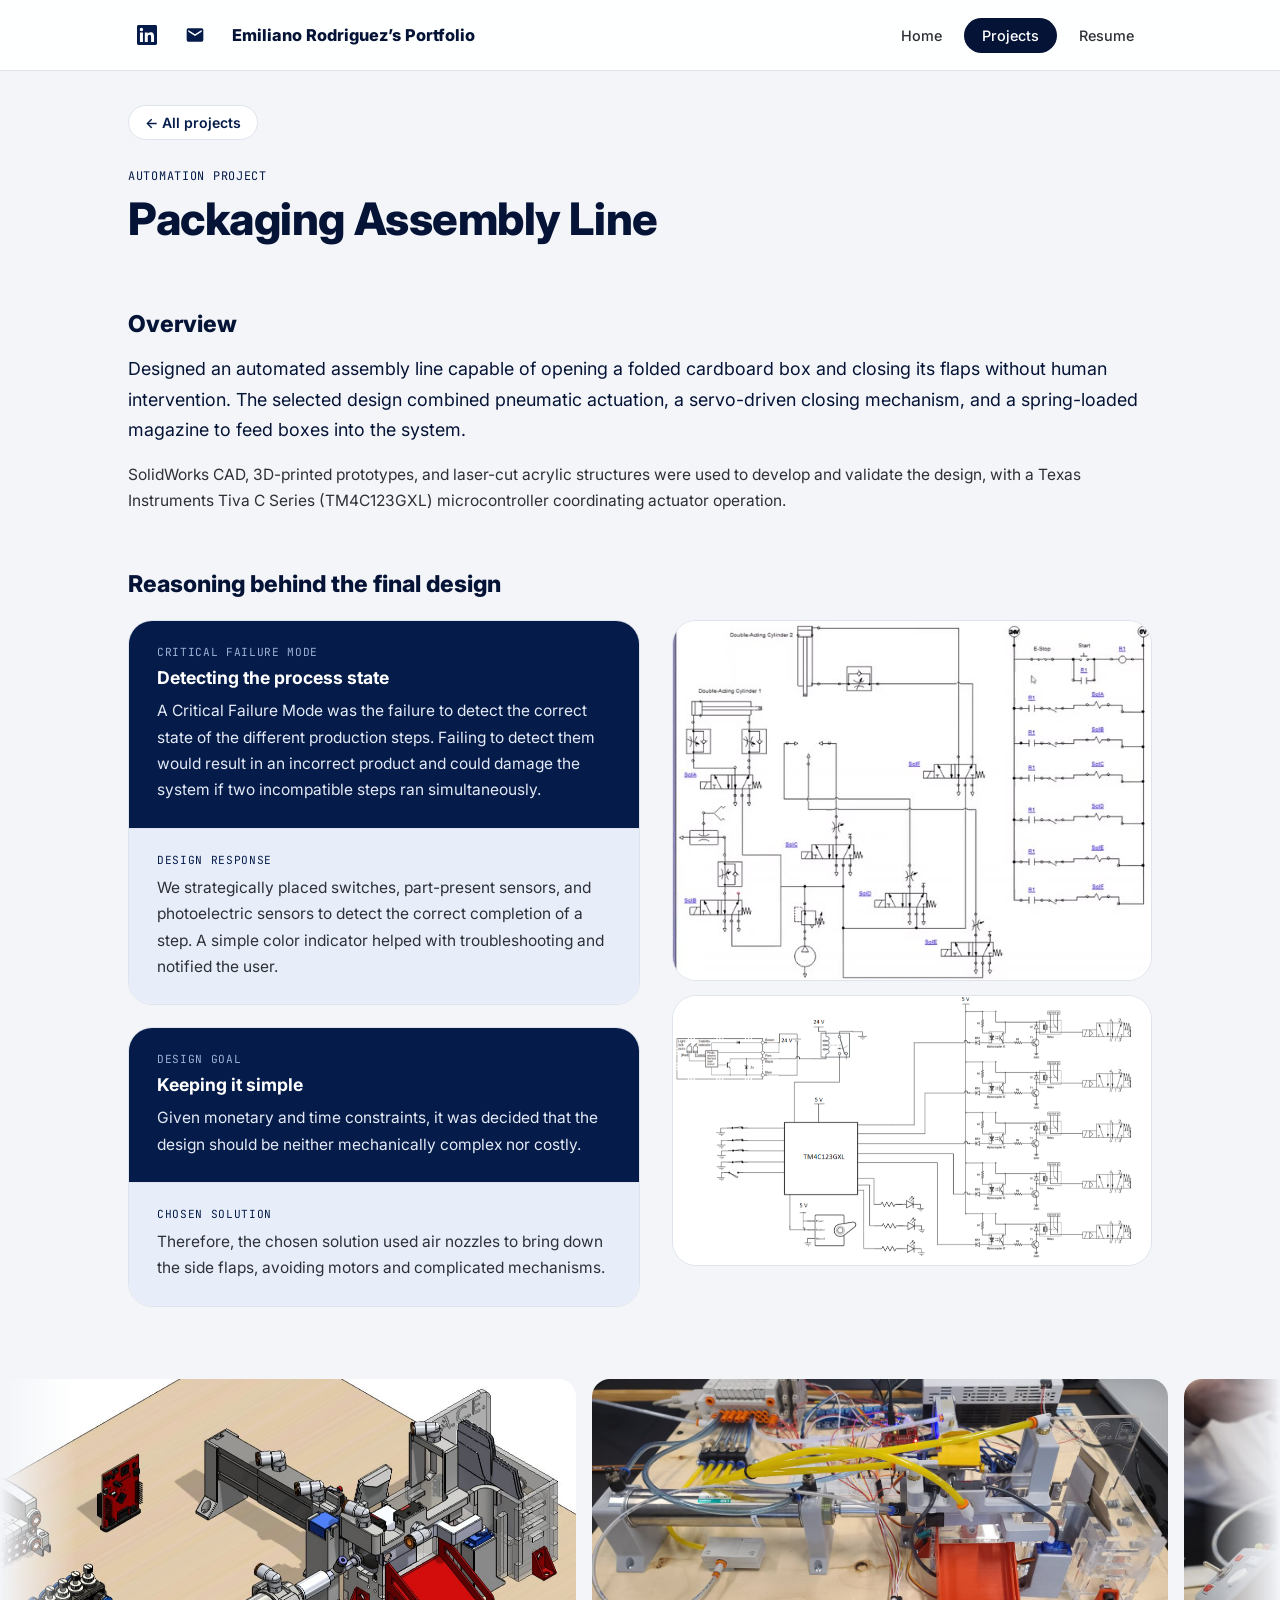
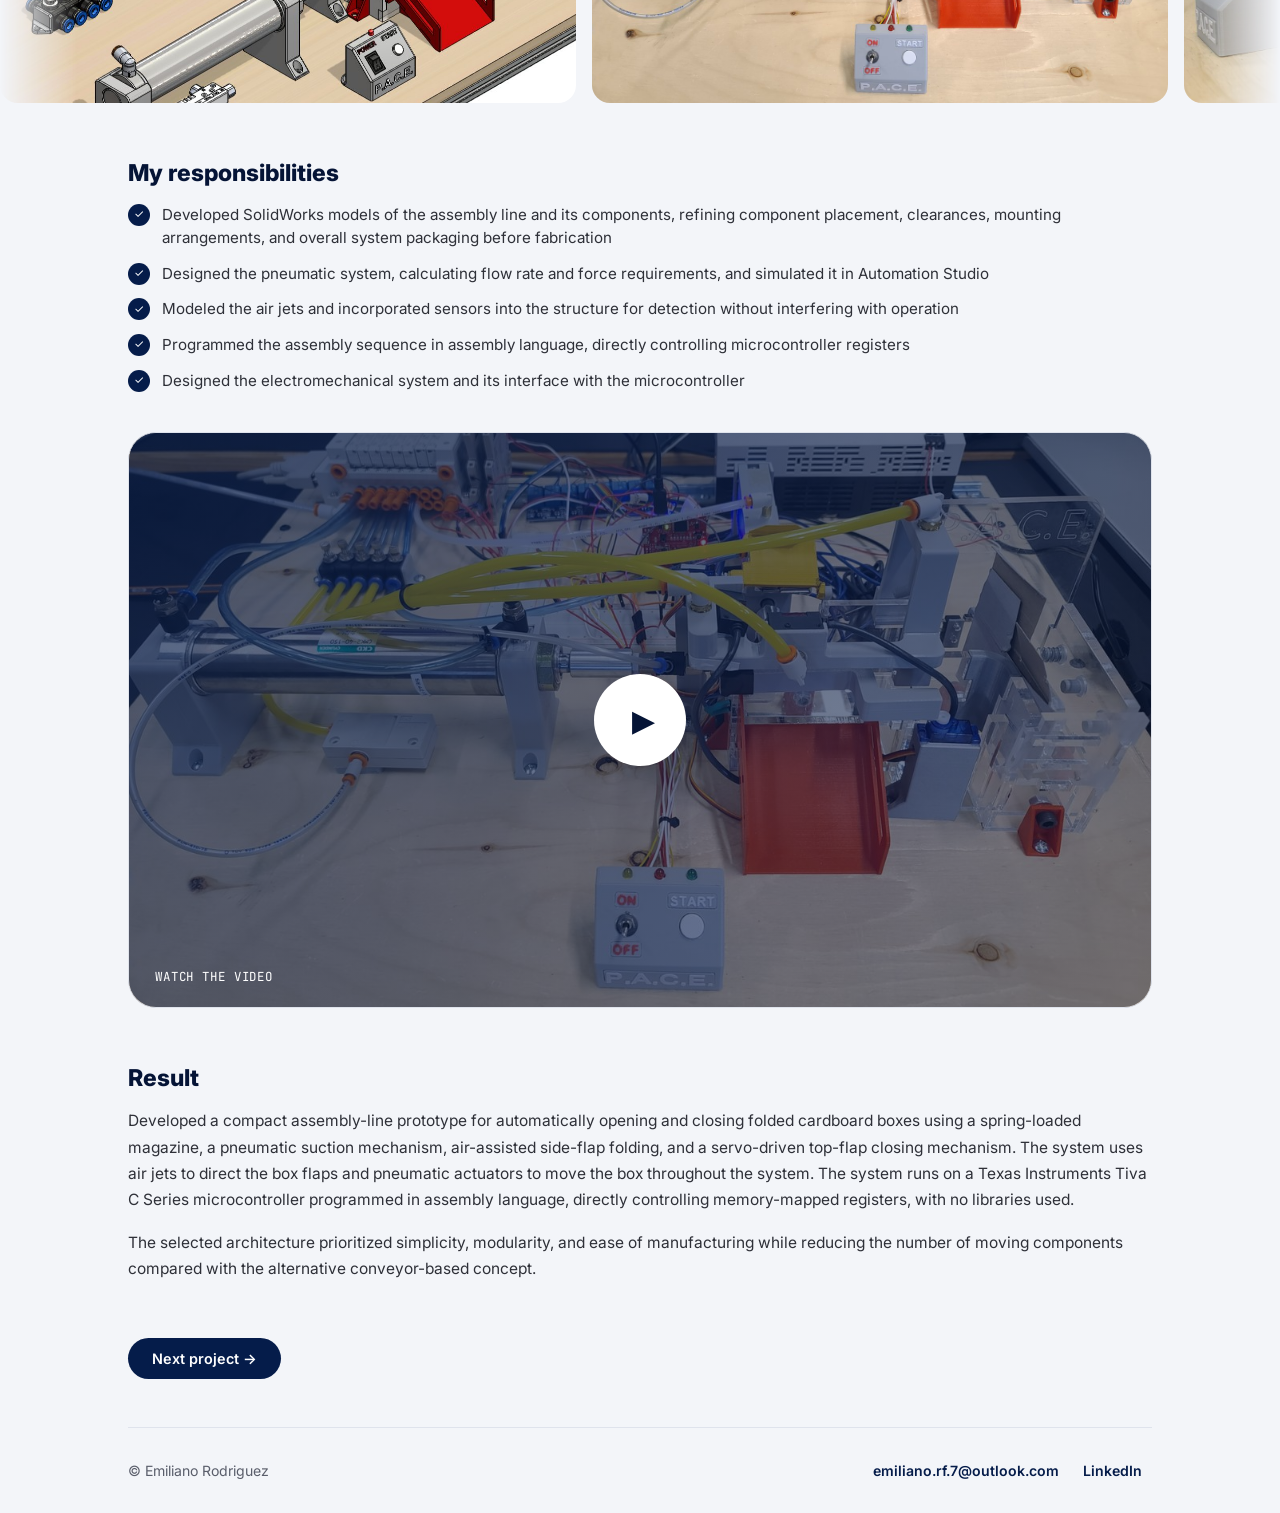
<file: packaging-line.html>
<!DOCTYPE html><html lang="en"><head><meta charset="UTF-8"><meta name="viewport" content="width=device-width, initial-scale=1, viewport-fit=cover"><title>Packaging Assembly Line — Emiliano Rodriguez’s Portfolio</title>
<link rel="icon" href="data:image/svg+xml,%3Csvg%20xmlns%3D%27http%3A//www.w3.org/2000/svg%27%20viewBox%3D%270%200%20100%20100%27%3E%3Crect%20width%3D%27100%27%20height%3D%27100%27%20rx%3D%2722%27%20fill%3D%27%23051c4a%27/%3E%3Ctext%20x%3D%2750%27%20y%3D%2768%27%20font-size%3D%2756%27%20text-anchor%3D%27middle%27%20fill%3D%27white%27%20font-family%3D%27Arial%27%20font-weight%3D%27700%27%3EER%3C/text%3E%3C/svg%3E"><meta name="description" content="Emiliano Rodriguez — mechatronics engineering portfolio.">
<link rel="preconnect" href="https://fonts.googleapis.com"><link rel="preconnect" href="https://fonts.gstatic.com" crossorigin>
<link href="https://fonts.googleapis.com/css2?family=Inter:wght@400;500;600;700;800&family=JetBrains+Mono:wght@400;500&display=swap" rel="stylesheet">
<link rel="stylesheet" href="css/packaging-line.css"></head><body><header><div class="wrap"><div class="head-left">
<a class="icon-btn" href="https://www.linkedin.com/in/emiliano-rodriguez-flores" target="_blank" rel="noopener" aria-label="LinkedIn"><svg viewBox="0 0 24 24"><path d="M20.45 20.45h-3.55v-5.57c0-1.33-.03-3.04-1.85-3.04-1.85 0-2.14 1.45-2.14 2.94v5.67H9.36V9h3.41v1.56h.05c.48-.9 1.64-1.85 3.37-1.85 3.6 0 4.27 2.37 4.27 5.46v6.28zM5.34 7.43a2.06 2.06 0 1 1 0-4.12 2.06 2.06 0 0 1 0 4.12zM7.12 20.45H3.56V9h3.56v11.45zM22.22 0H1.77C.79 0 0 .77 0 1.73v20.54C0 23.23.79 24 1.77 24h20.45c.98 0 1.78-.77 1.78-1.73V1.73C24 .77 23.2 0 22.22 0z"/></svg></a>
<a class="icon-btn" href="mailto:emiliano.rf.7@outlook.com" aria-label="Email Emiliano"><svg viewBox="0 0 24 24"><path d="M20 4H4a2 2 0 0 0-2 2v12a2 2 0 0 0 2 2h16a2 2 0 0 0 2-2V6a2 2 0 0 0-2-2zm0 4.2-8 5-8-5V6l8 5 8-5v2.2z"/></svg></a>
<a class="brand" href="index.html">Emiliano Rodriguez’s Portfolio</a></div>
<nav><a href="index.html">Home</a><a href="projects.html" class="active">Projects</a><a href="resume.html">Resume</a></nav></div></header><div class="wrap"><a class="back" href="projects.html">← All projects</a>
<div class="head"><div class="eyebrow">AUTOMATION PROJECT</div><h1>Packaging Assembly Line</h1></div>
<h2 class="sh">Overview</h2><p class="lead">Designed an automated assembly line capable of opening a folded cardboard box and closing its flaps without human intervention. The selected design combined pneumatic actuation, a servo-driven closing mechanism, and a spring-loaded magazine to feed boxes into the system.</p><p style="margin-top:16px">SolidWorks CAD, 3D-printed prototypes, and laser-cut acrylic structures were used to develop and validate the design, with a Texas Instruments Tiva C Series (TM4C123GXL) microcontroller coordinating actuator operation.</p>
<h2 class="sh">Reasoning behind the final design</h2>
<div class="rz"><div class="stack"><div class="rc"><div class="fm"><span class="lb">Critical Failure Mode</span><b>Detecting the process state</b><p>A Critical Failure Mode was the failure to detect the correct state of the different production steps. Failing to detect them would result in an incorrect product and could damage the system if two incompatible steps ran simultaneously.</p></div><div class="dr"><span class="lb">Design response</span><p>We strategically placed switches, part-present sensors, and photoelectric sensors to detect the correct completion of a step. A simple color indicator helped with troubleshooting and notified the user.</p></div></div><div class="rc"><div class="fm"><span class="lb">Design Goal</span><b>Keeping it simple</b><p>Given monetary and time constraints, it was decided that the design should be neither mechanically complex nor costly.</p></div><div class="dr"><span class="lb">Chosen solution</span><p>Therefore, the chosen solution used air nozzles to bring down the side flaps, avoiding motors and complicated mechanisms.</p></div></div></div><div class="figs"><figure class="fig"><video id="cv" src="assets/video/pneumatic-simulation.mp4" poster="assets/img/packaging-line-video-poster.jpg" width="600" height="450" autoplay muted loop playsinline preload="auto" disablepictureinpicture disableremoteplayback aria-label="Pneumatic circuit simulation"></video></figure><figure class="fig"><img src="assets/img/electrical-schematic-of-the-controller-sensors-a.png" width="928" height="522" alt="Electrical schematic of the controller, sensors and solenoid valves"></figure></div></div>
</div>
<div class="strip" aria-label="Project photo reel"><div class="track" id="track"><img src="assets/img/solidworks-model-of-the-packaging-assembly-line.jpg" width="1132" height="637" alt="SolidWorks model of the packaging assembly line"><img src="assets/img/assembled-prototype-on-a-wooden-base-with-pneuma.jpg" width="1280" height="720" alt="Assembled prototype on a wooden base with pneumatic tubing"><img src="assets/img/close-up-of-the-box-station-with-the-red-chute-a.jpg" width="1280" height="720" alt="Close-up of the box station with the red chute and servo"><img src="assets/img/the-team-with-the-prototype-and-presentation-scr.jpg" width="1281" height="720" alt="The team with the prototype and presentation screen"></div></div>
<div class="wrap"><h2 class="sh">My responsibilities</h2><ul class="checks c"><li>Developed SolidWorks models of the assembly line and its components, refining component placement, clearances, mounting arrangements, and overall system packaging before fabrication</li><li>Designed the pneumatic system, calculating flow rate and force requirements, and simulated it in Automation Studio</li><li>Modeled the air jets and incorporated sensors into the structure for detection without interfering with operation</li><li>Programmed the assembly sequence in assembly language, directly controlling microcontroller registers</li><li>Designed the electromechanical system and its interface with the microcontroller</li></ul>
<div class="yt" id="yt" role="button" tabindex="0" aria-label="Play the project video"><div class="ytshade"></div><button class="ytplay" tabindex="-1" aria-hidden="true">▶</button><span class="ytlab">Watch the video</span></div>
<h2 class="sh">Result</h2><p>Developed a compact assembly-line prototype for automatically opening and closing folded cardboard boxes using a spring-loaded magazine, a pneumatic suction mechanism, air-assisted side-flap folding, and a servo-driven top-flap closing mechanism. The system uses air jets to direct the box flaps and pneumatic actuators to move the box throughout the system. The system runs on a Texas Instruments Tiva C Series microcontroller programmed in assembly language, directly controlling memory-mapped registers, with no libraries used.</p><p style="margin-top:16px">The selected architecture prioritized simplicity, modularity, and ease of manufacturing while reducing the number of moving components compared with the alternative conveyor-based concept.</p>
<div style="padding-top:56px"><a class="btn" href="vehicle.html">Next project →</a></div></div><div class="wrap"><footer><div>© Emiliano Rodriguez</div><div><a href="mailto:emiliano.rf.7@outlook.com">emiliano.rf.7@outlook.com</a> <a href="https://www.linkedin.com/in/emiliano-rodriguez-flores" target="_blank" rel="noopener">LinkedIn</a></div></footer></div><script src="js/packaging-line.js" defer></script></body></html>
</file>
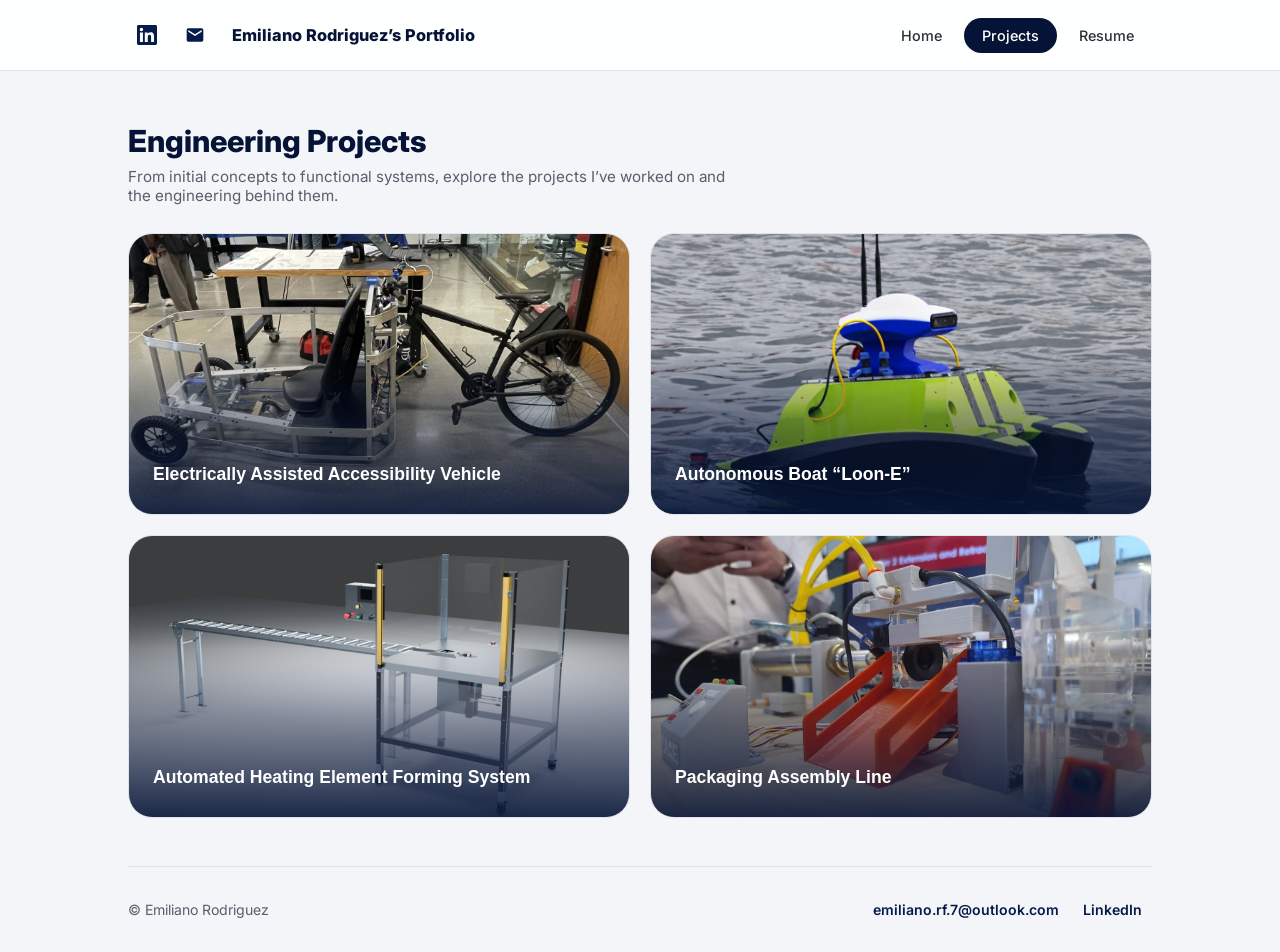
<file: projects.html>
<!DOCTYPE html><html lang="en"><head><meta charset="UTF-8"><meta name="viewport" content="width=device-width, initial-scale=1, viewport-fit=cover"><title>Projects — Emiliano Rodriguez’s Portfolio</title>
<link rel="icon" href="data:image/svg+xml,%3Csvg%20xmlns%3D%27http%3A//www.w3.org/2000/svg%27%20viewBox%3D%270%200%20100%20100%27%3E%3Crect%20width%3D%27100%27%20height%3D%27100%27%20rx%3D%2722%27%20fill%3D%27%23051c4a%27/%3E%3Ctext%20x%3D%2750%27%20y%3D%2768%27%20font-size%3D%2756%27%20text-anchor%3D%27middle%27%20fill%3D%27white%27%20font-family%3D%27Arial%27%20font-weight%3D%27700%27%3EER%3C/text%3E%3C/svg%3E"><meta name="description" content="Emiliano Rodriguez — mechatronics engineering portfolio.">
<link rel="preconnect" href="https://fonts.googleapis.com"><link rel="preconnect" href="https://fonts.gstatic.com" crossorigin>
<link href="https://fonts.googleapis.com/css2?family=Inter:wght@400;500;600;700;800&family=JetBrains+Mono:wght@400;500&display=swap" rel="stylesheet">
<link rel="stylesheet" href="css/projects.css"></head><body><header><div class="wrap"><div class="head-left">
<a class="icon-btn" href="https://www.linkedin.com/in/emiliano-rodriguez-flores" target="_blank" rel="noopener" aria-label="LinkedIn"><svg viewBox="0 0 24 24"><path d="M20.45 20.45h-3.55v-5.57c0-1.33-.03-3.04-1.85-3.04-1.85 0-2.14 1.45-2.14 2.94v5.67H9.36V9h3.41v1.56h.05c.48-.9 1.64-1.85 3.37-1.85 3.6 0 4.27 2.37 4.27 5.46v6.28zM5.34 7.43a2.06 2.06 0 1 1 0-4.12 2.06 2.06 0 0 1 0 4.12zM7.12 20.45H3.56V9h3.56v11.45zM22.22 0H1.77C.79 0 0 .77 0 1.73v20.54C0 23.23.79 24 1.77 24h20.45c.98 0 1.78-.77 1.78-1.73V1.73C24 .77 23.2 0 22.22 0z"/></svg></a>
<a class="icon-btn" href="mailto:emiliano.rf.7@outlook.com" aria-label="Email Emiliano"><svg viewBox="0 0 24 24"><path d="M20 4H4a2 2 0 0 0-2 2v12a2 2 0 0 0 2 2h16a2 2 0 0 0 2-2V6a2 2 0 0 0-2-2zm0 4.2-8 5-8-5V6l8 5 8-5v2.2z"/></svg></a>
<a class="brand" href="index.html">Emiliano Rodriguez’s Portfolio</a></div>
<nav><a href="index.html">Home</a><a href="projects.html" class="active">Projects</a><a href="resume.html">Resume</a></nav></div></header><div class="wrap"><div class="page-title"><h2>Engineering Projects</h2><p>From initial concepts to functional systems, explore the projects I’ve worked on and the engineering behind them.</p></div><div class="gal" id="gal"></div></div><div class="lb" id="lb"><div class="lb-card" id="lbc"></div></div><div class="wrap"><footer><div>© Emiliano Rodriguez</div><div><a href="mailto:emiliano.rf.7@outlook.com">emiliano.rf.7@outlook.com</a> <a href="https://www.linkedin.com/in/emiliano-rodriguez-flores" target="_blank" rel="noopener">LinkedIn</a></div></footer></div><script src="js/projects.js" defer></script></body></html>
</file>
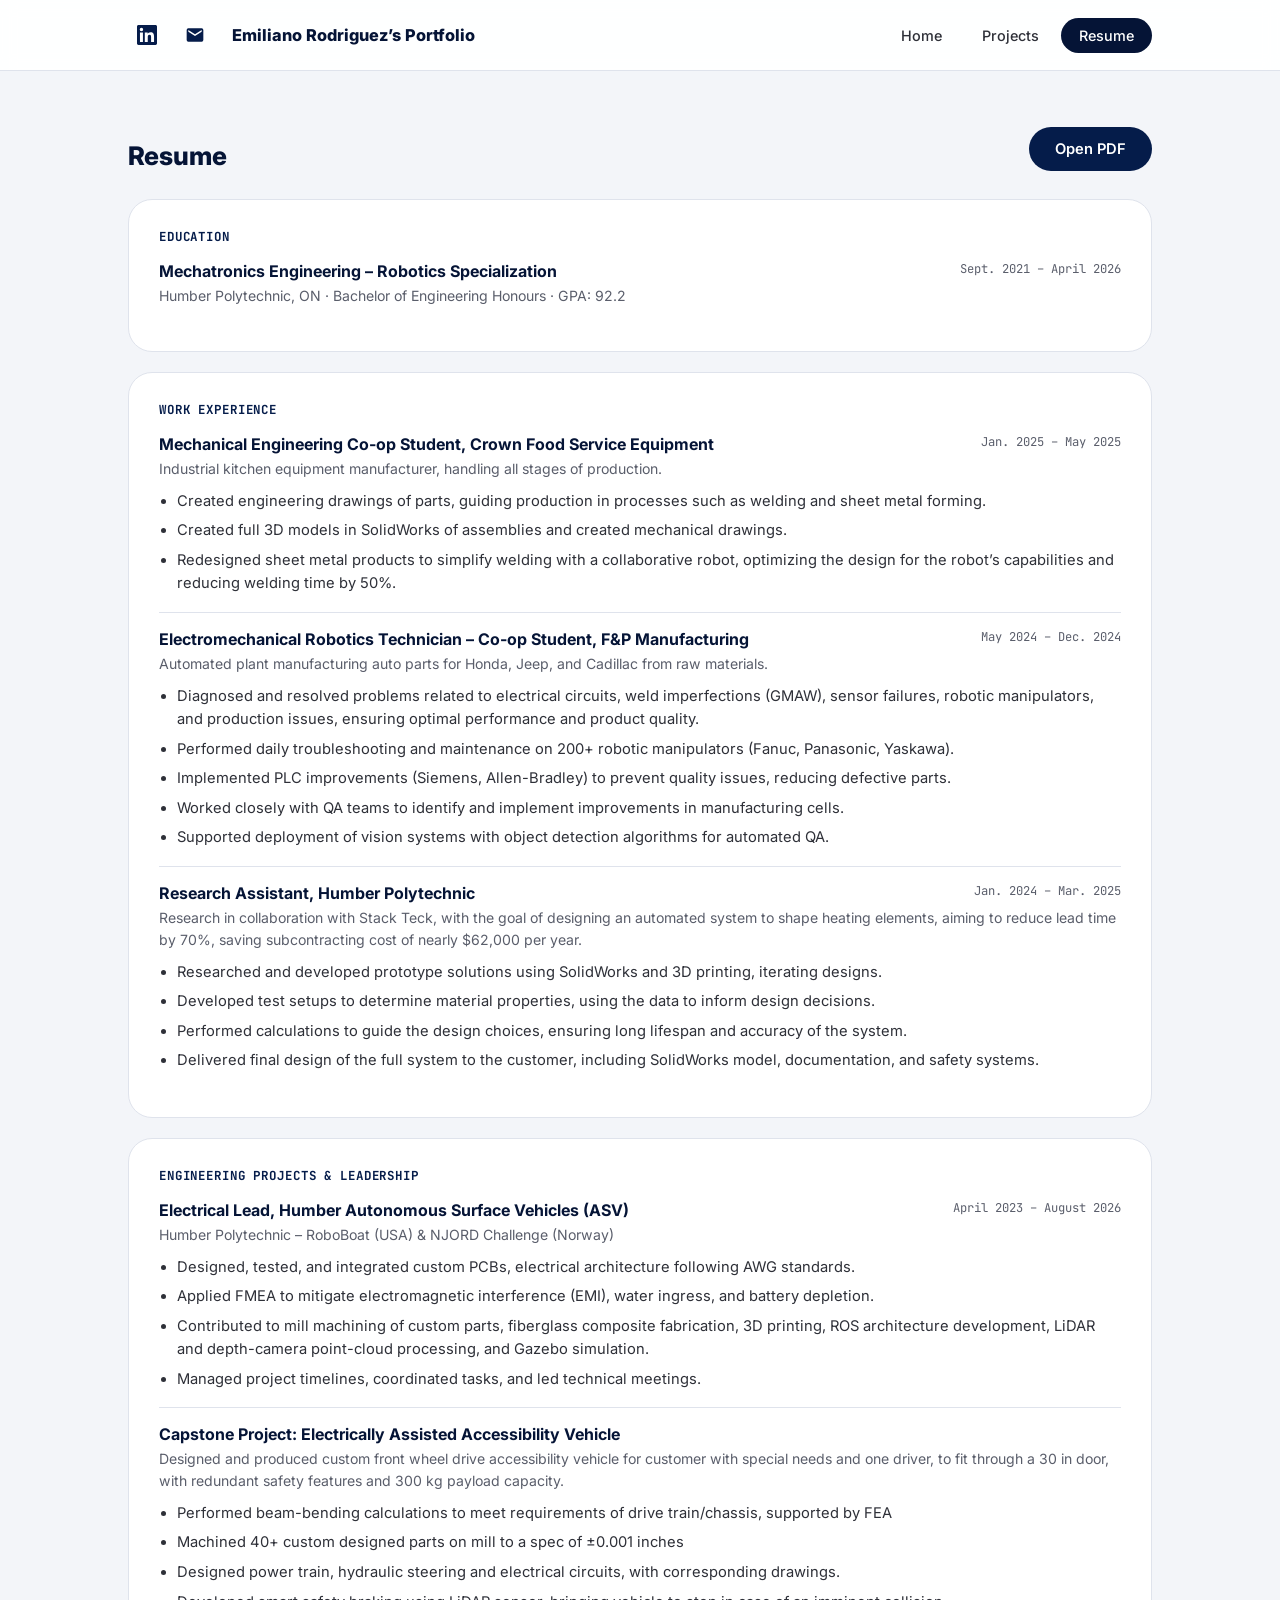
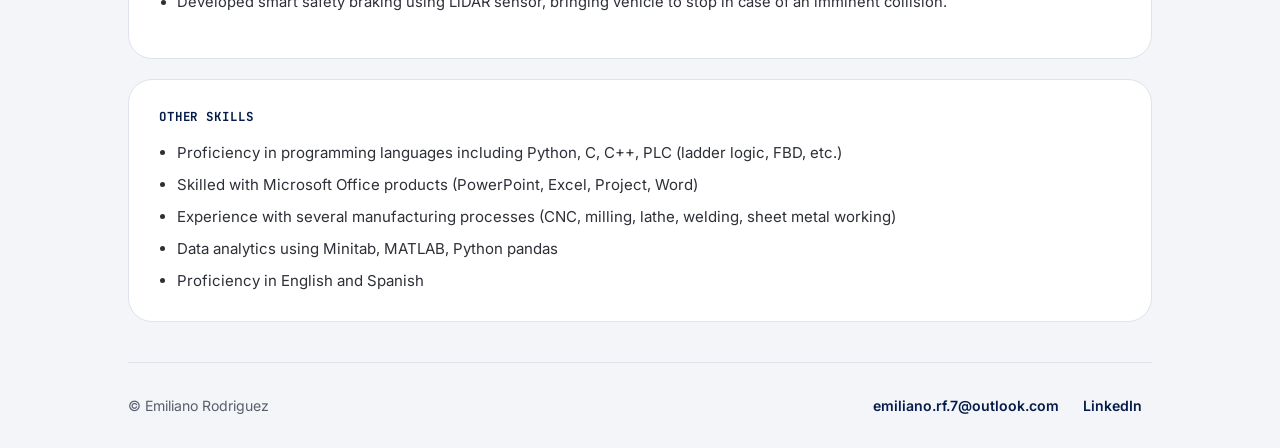
<file: resume.html>
<!DOCTYPE html><html lang="en"><head><meta charset="UTF-8"><meta name="viewport" content="width=device-width, initial-scale=1, viewport-fit=cover"><title>Resume — Emiliano Rodriguez’s Portfolio</title>
<link rel="icon" href="data:image/svg+xml,%3Csvg%20xmlns%3D%27http%3A//www.w3.org/2000/svg%27%20viewBox%3D%270%200%20100%20100%27%3E%3Crect%20width%3D%27100%27%20height%3D%27100%27%20rx%3D%2722%27%20fill%3D%27%23051c4a%27/%3E%3Ctext%20x%3D%2750%27%20y%3D%2768%27%20font-size%3D%2756%27%20text-anchor%3D%27middle%27%20fill%3D%27white%27%20font-family%3D%27Arial%27%20font-weight%3D%27700%27%3EER%3C/text%3E%3C/svg%3E"><meta name="description" content="Resume of Emiliano Rodriguez, mechatronics engineer.">
<link rel="preconnect" href="https://fonts.googleapis.com"><link rel="preconnect" href="https://fonts.gstatic.com" crossorigin>
<link href="https://fonts.googleapis.com/css2?family=Inter:wght@400;500;600;700;800&family=JetBrains+Mono:wght@400;500&display=swap" rel="stylesheet">
<link rel="stylesheet" href="css/resume.css"></head><body><header><div class="wrap"><div class="head-left">
<a class="icon-btn" href="https://www.linkedin.com/in/emiliano-rodriguez-flores" target="_blank" rel="noopener" aria-label="LinkedIn"><svg viewBox="0 0 24 24"><path d="M20.45 20.45h-3.55v-5.57c0-1.33-.03-3.04-1.85-3.04-1.85 0-2.14 1.45-2.14 2.94v5.67H9.36V9h3.41v1.56h.05c.48-.9 1.64-1.85 3.37-1.85 3.6 0 4.27 2.37 4.27 5.46v6.28zM5.34 7.43a2.06 2.06 0 1 1 0-4.12 2.06 2.06 0 0 1 0 4.12zM7.12 20.45H3.56V9h3.56v11.45zM22.22 0H1.77C.79 0 0 .77 0 1.73v20.54C0 23.23.79 24 1.77 24h20.45c.98 0 1.78-.77 1.78-1.73V1.73C24 .77 23.2 0 22.22 0z"/></svg></a>
<a class="icon-btn" href="mailto:emiliano.rf.7@outlook.com" aria-label="Email Emiliano"><svg viewBox="0 0 24 24"><path d="M20 4H4a2 2 0 0 0-2 2v12a2 2 0 0 0 2 2h16a2 2 0 0 0 2-2V6a2 2 0 0 0-2-2zm0 4.2-8 5-8-5V6l8 5 8-5v2.2z"/></svg></a>
<a class="brand" href="index.html">Emiliano Rodriguez’s Portfolio</a></div>
<nav><a href="index.html">Home</a><a href="projects.html">Projects</a><a href="resume.html" class="active">Resume</a></nav></div></header><div class="wrap"><div class="page-title resume-top"><div><h2>Resume</h2></div><a class="btn" href="assets/Emiliano_Rodriguez_Resume.pdf" target="_blank" rel="noopener">Open PDF</a></div>
<div class="r-block"><h3>Education</h3><div class="job"><div class="job-h"><b>Mechatronics Engineering – Robotics Specialization</b><span>Sept. 2021 – April 2026</span></div><div class="sub">Humber Polytechnic, ON · Bachelor of Engineering Honours · GPA: 92.2</div></div></div>
<div class="r-block"><h3>Work experience</h3>
<div class="job"><div class="job-h"><b>Mechanical Engineering Co-op Student, Crown Food Service Equipment</b><span>Jan. 2025 – May 2025</span></div><div class="sub">Industrial kitchen equipment manufacturer, handling all stages of production.</div><ul><li>Created engineering drawings of parts, guiding production in processes such as welding and sheet metal forming.</li><li>Created full 3D models in SolidWorks of assemblies and created mechanical drawings.</li><li>Redesigned sheet metal products to simplify welding with a collaborative robot, optimizing the design for the robot’s capabilities and reducing welding time by 50%.</li></ul></div>
<div class="job"><div class="job-h"><b>Electromechanical Robotics Technician – Co-op Student, F&amp;P Manufacturing</b><span>May 2024 – Dec. 2024</span></div><div class="sub">Automated plant manufacturing auto parts for Honda, Jeep, and Cadillac from raw materials.</div><ul><li>Diagnosed and resolved problems related to electrical circuits, weld imperfections (GMAW), sensor failures, robotic manipulators, and production issues, ensuring optimal performance and product quality.</li><li>Performed daily troubleshooting and maintenance on 200+ robotic manipulators (Fanuc, Panasonic, Yaskawa).</li><li>Implemented PLC improvements (Siemens, Allen-Bradley) to prevent quality issues, reducing defective parts.</li><li>Worked closely with QA teams to identify and implement improvements in manufacturing cells.</li><li>Supported deployment of vision systems with object detection algorithms for automated QA.</li></ul></div>
<div class="job"><div class="job-h"><b>Research Assistant, Humber Polytechnic</b><span>Jan. 2024 – Mar. 2025</span></div><div class="sub">Research in collaboration with Stack Teck, with the goal of designing an automated system to shape heating elements, aiming to reduce lead time by 70%, saving subcontracting cost of nearly $62,000 per year.</div><ul><li>Researched and developed prototype solutions using SolidWorks and 3D printing, iterating designs.</li><li>Developed test setups to determine material properties, using the data to inform design decisions.</li><li>Performed calculations to guide the design choices, ensuring long lifespan and accuracy of the system.</li><li>Delivered final design of the full system to the customer, including SolidWorks model, documentation, and safety systems.</li></ul></div></div>
<div class="r-block"><h3>Engineering projects &amp; leadership</h3>
<div class="job"><div class="job-h"><b>Electrical Lead, Humber Autonomous Surface Vehicles (ASV)</b><span>April 2023 – August 2026</span></div><div class="sub">Humber Polytechnic – RoboBoat (USA) &amp; NJORD Challenge (Norway)</div><ul><li>Designed, tested, and integrated custom PCBs, electrical architecture following AWG standards.</li><li>Applied FMEA to mitigate electromagnetic interference (EMI), water ingress, and battery depletion.</li><li>Contributed to mill machining of custom parts, fiberglass composite fabrication, 3D printing, ROS architecture development, LiDAR and depth-camera point-cloud processing, and Gazebo simulation.</li><li>Managed project timelines, coordinated tasks, and led technical meetings.</li></ul></div>
<div class="job"><div class="job-h"><b>Capstone Project: Electrically Assisted Accessibility Vehicle</b><span></span></div><div class="sub">Designed and produced custom front wheel drive accessibility vehicle for customer with special needs and one driver, to fit through a 30 in door, with redundant safety features and 300 kg payload capacity.</div><ul><li>Performed beam-bending calculations to meet requirements of drive train/chassis, supported by FEA</li><li>Machined 40+ custom designed parts on mill to a spec of ±0.001 inches</li><li>Designed power train, hydraulic steering and electrical circuits, with corresponding drawings.</li><li>Developed smart safety braking using LiDAR sensor, bringing vehicle to stop in case of an imminent collision.</li></ul></div></div>
<div class="r-block"><h3>Other skills</h3><ul style="padding-left:18px;display:flex;flex-direction:column;gap:8px;line-height:1.6;font-size:.94rem">
<li>Proficiency in programming languages including Python, C, C++, PLC (ladder logic, FBD, etc.)</li><li>Skilled with Microsoft Office products (PowerPoint, Excel, Project, Word)</li><li>Experience with several manufacturing processes (CNC, milling, lathe, welding, sheet metal working)</li><li>Data analytics using Minitab, MATLAB, Python pandas</li><li>Proficiency in English and Spanish</li></ul></div></div><div class="wrap"><footer><div>© Emiliano Rodriguez</div><div><a href="mailto:emiliano.rf.7@outlook.com">emiliano.rf.7@outlook.com</a> <a href="https://www.linkedin.com/in/emiliano-rodriguez-flores" target="_blank" rel="noopener">LinkedIn</a></div></footer></div></body></html>
</file>
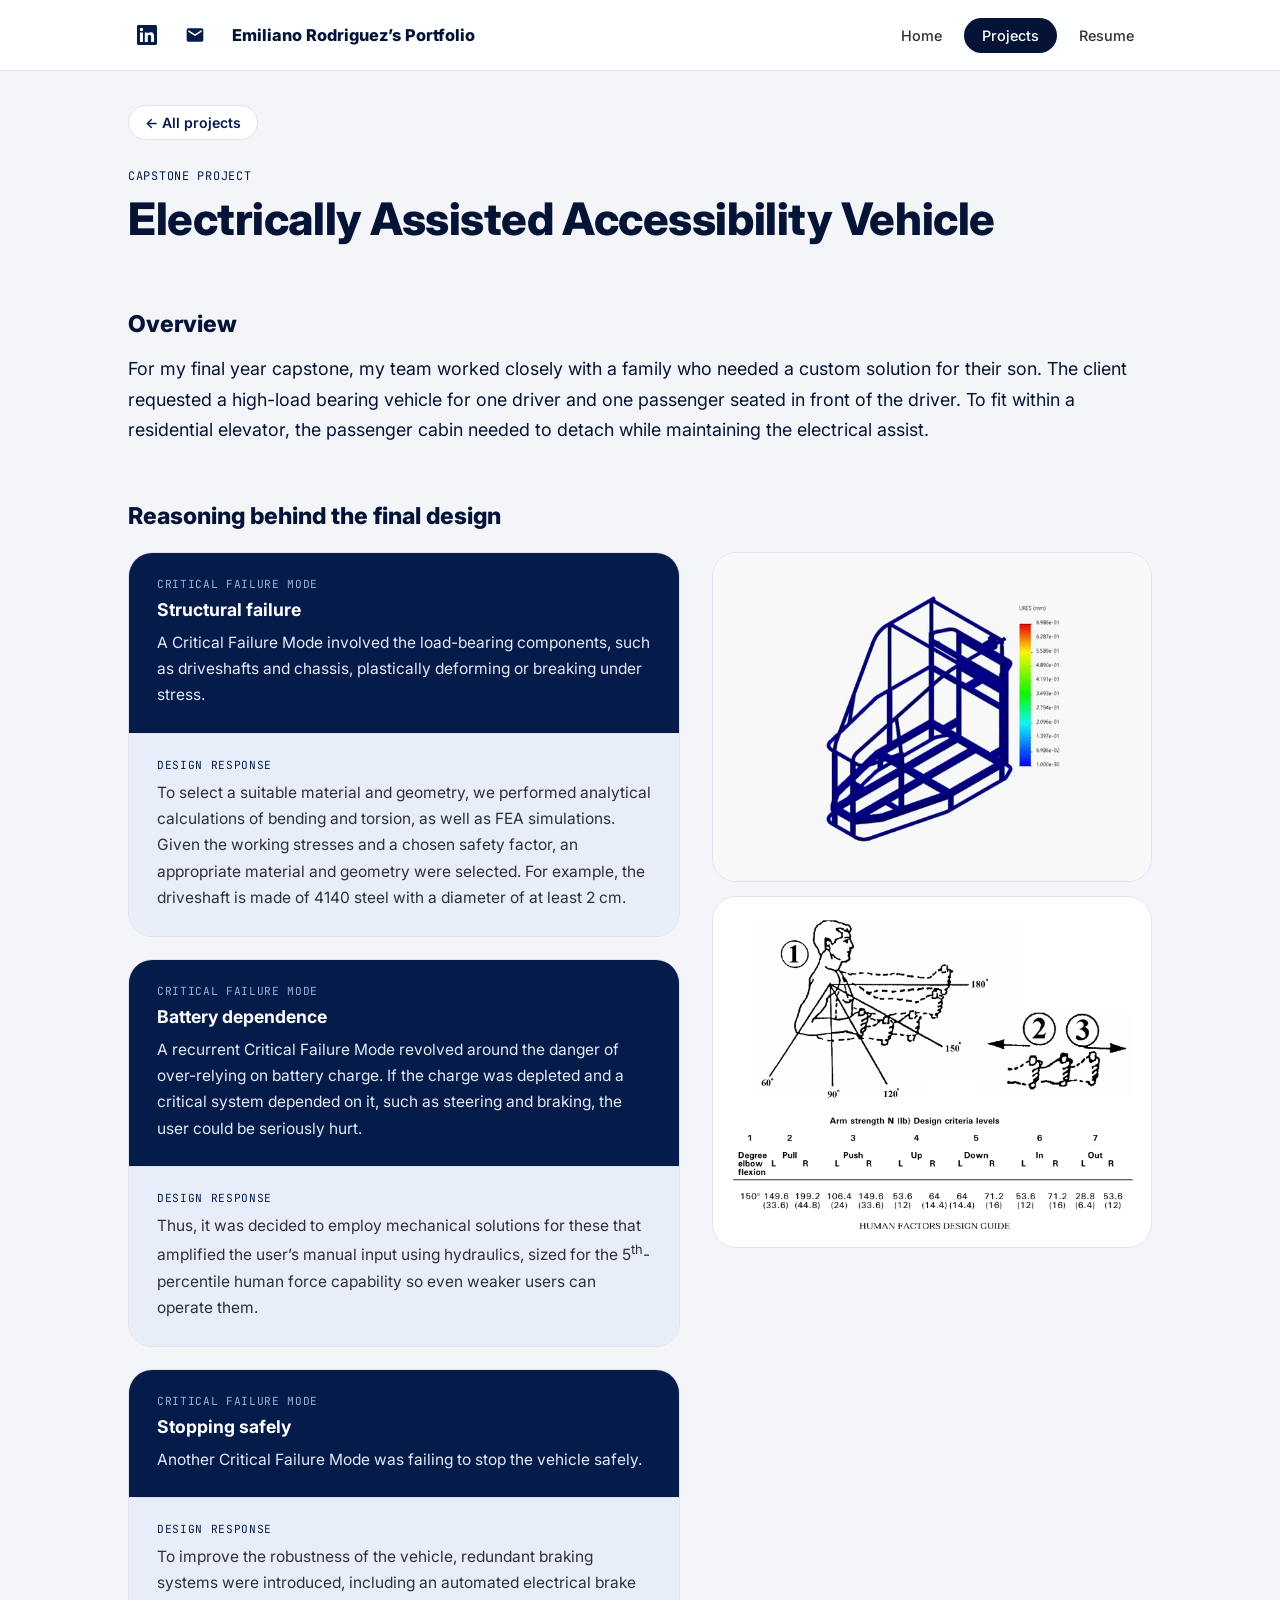
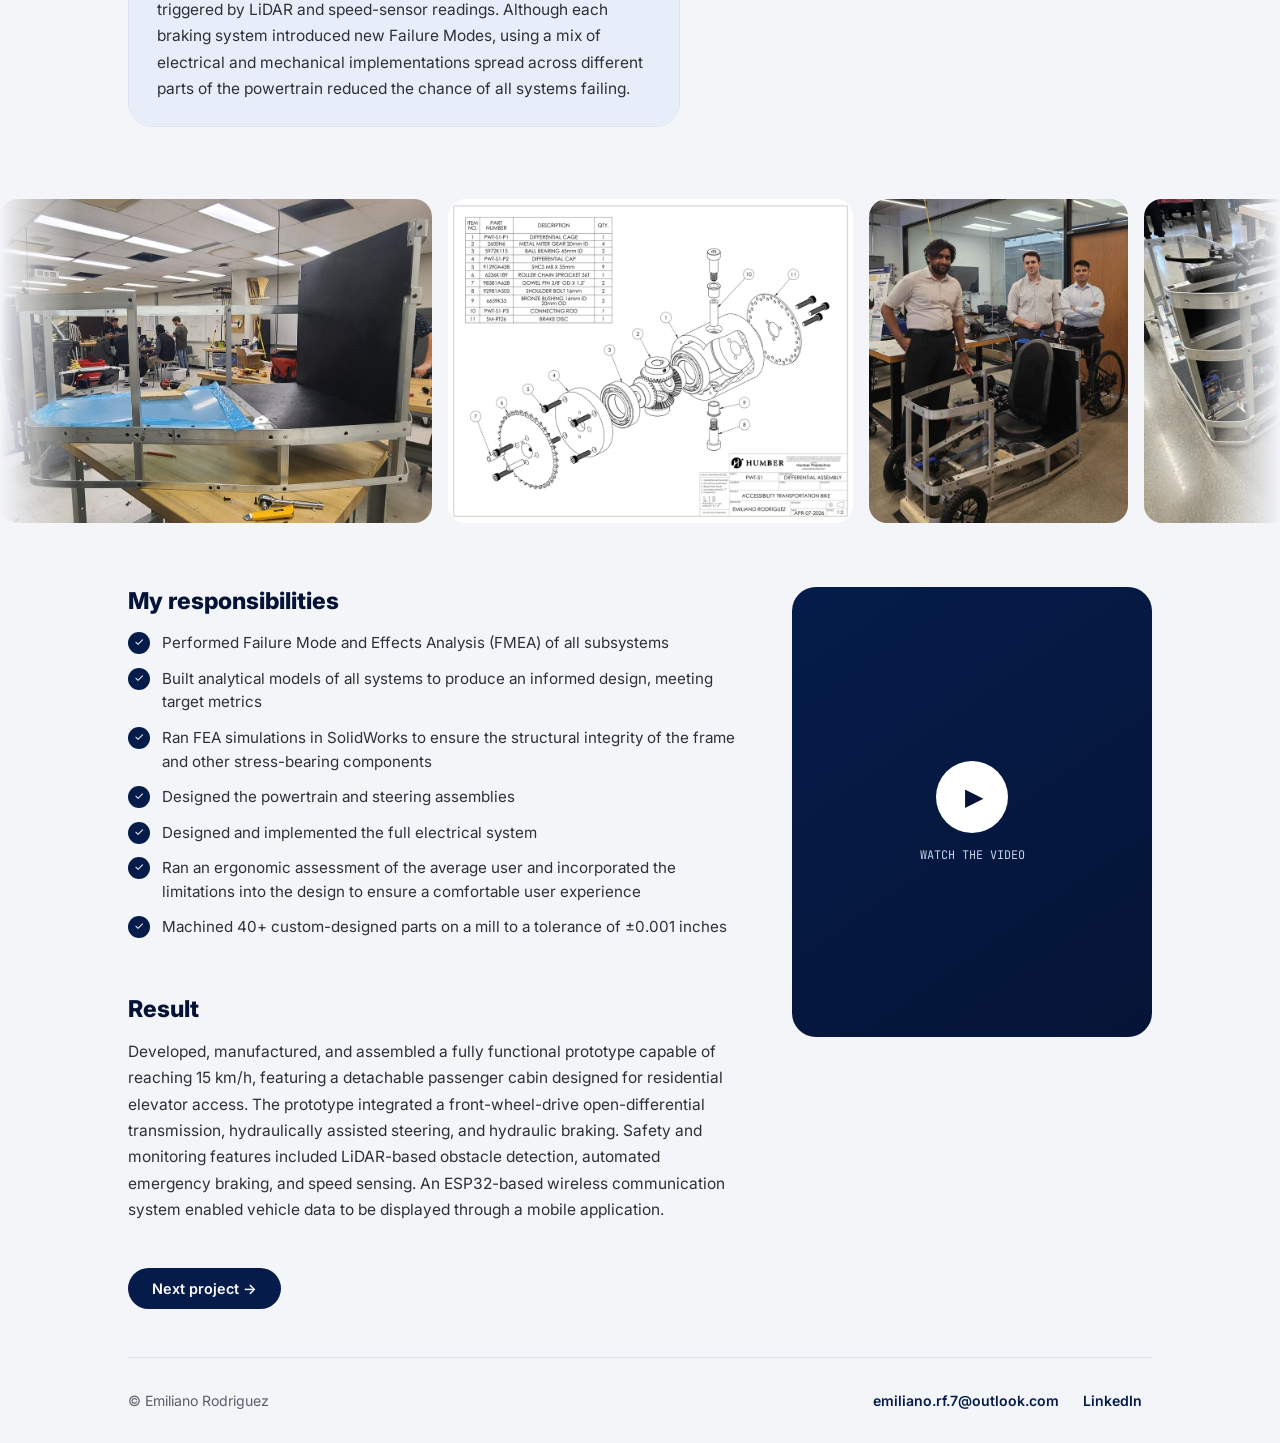
<file: vehicle.html>
<!DOCTYPE html><html lang="en"><head><meta charset="UTF-8"><meta name="viewport" content="width=device-width, initial-scale=1, viewport-fit=cover"><title>Electrically Assisted Accessibility Vehicle — Emiliano Rodriguez’s Portfolio</title>
<link rel="icon" href="data:image/svg+xml,%3Csvg%20xmlns%3D%27http%3A//www.w3.org/2000/svg%27%20viewBox%3D%270%200%20100%20100%27%3E%3Crect%20width%3D%27100%27%20height%3D%27100%27%20rx%3D%2722%27%20fill%3D%27%23051c4a%27/%3E%3Ctext%20x%3D%2750%27%20y%3D%2768%27%20font-size%3D%2756%27%20text-anchor%3D%27middle%27%20fill%3D%27white%27%20font-family%3D%27Arial%27%20font-weight%3D%27700%27%3EER%3C/text%3E%3C/svg%3E"><meta name="description" content="Emiliano Rodriguez — mechatronics engineering portfolio.">
<link rel="preconnect" href="https://fonts.googleapis.com"><link rel="preconnect" href="https://fonts.gstatic.com" crossorigin>
<link href="https://fonts.googleapis.com/css2?family=Inter:wght@400;500;600;700;800&family=JetBrains+Mono:wght@400;500&display=swap" rel="stylesheet">
<link rel="stylesheet" href="css/vehicle.css"></head><body><header><div class="wrap"><div class="head-left">
<a class="icon-btn" href="https://www.linkedin.com/in/emiliano-rodriguez-flores" target="_blank" rel="noopener" aria-label="LinkedIn"><svg viewBox="0 0 24 24"><path d="M20.45 20.45h-3.55v-5.57c0-1.33-.03-3.04-1.85-3.04-1.85 0-2.14 1.45-2.14 2.94v5.67H9.36V9h3.41v1.56h.05c.48-.9 1.64-1.85 3.37-1.85 3.6 0 4.27 2.37 4.27 5.46v6.28zM5.34 7.43a2.06 2.06 0 1 1 0-4.12 2.06 2.06 0 0 1 0 4.12zM7.12 20.45H3.56V9h3.56v11.45zM22.22 0H1.77C.79 0 0 .77 0 1.73v20.54C0 23.23.79 24 1.77 24h20.45c.98 0 1.78-.77 1.78-1.73V1.73C24 .77 23.2 0 22.22 0z"/></svg></a>
<a class="icon-btn" href="mailto:emiliano.rf.7@outlook.com" aria-label="Email Emiliano"><svg viewBox="0 0 24 24"><path d="M20 4H4a2 2 0 0 0-2 2v12a2 2 0 0 0 2 2h16a2 2 0 0 0 2-2V6a2 2 0 0 0-2-2zm0 4.2-8 5-8-5V6l8 5 8-5v2.2z"/></svg></a>
<a class="brand" href="index.html">Emiliano Rodriguez’s Portfolio</a></div>
<nav><a href="index.html">Home</a><a href="projects.html" class="active">Projects</a><a href="resume.html">Resume</a></nav></div></header><div class="wrap"><a class="back" href="projects.html">← All projects</a>
<div class="head"><div class="eyebrow">CAPSTONE PROJECT</div><h1>Electrically Assisted Accessibility Vehicle</h1></div>
<h2 class="sh">Overview</h2><p class="lead">For my final year capstone, my team worked closely with a family who needed a custom solution for their son. The client requested a high-load bearing vehicle for one driver and one passenger seated in front of the driver. To fit within a residential elevator, the passenger cabin needed to detach while maintaining the electrical assist.</p>
<h2 class="sh">Reasoning behind the final design</h2>
<div class="rz"><div class="stack"><div class="rc"><div class="fm"><span class="lb">Critical Failure Mode</span><b>Structural failure</b><p>A Critical Failure Mode involved the load-bearing components, such as driveshafts and chassis, plastically deforming or breaking under stress.</p></div><div class="dr"><span class="lb">Design response</span><p>To select a suitable material and geometry, we performed analytical calculations of bending and torsion, as well as FEA simulations. Given the working stresses and a chosen safety factor, an appropriate material and geometry were selected. For example, the driveshaft is made of 4140 steel with a diameter of at least 2 cm.</p></div></div><div class="rc"><div class="fm"><span class="lb">Critical Failure Mode</span><b>Battery dependence</b><p>A recurrent Critical Failure Mode revolved around the danger of over-relying on battery charge. If the charge was depleted and a critical system depended on it, such as steering and braking, the user could be seriously hurt.</p></div><div class="dr"><span class="lb">Design response</span><p>Thus, it was decided to employ mechanical solutions for these that amplified the user’s manual input using hydraulics, sized for the 5<sup>th</sup>-percentile human force capability so even weaker users can operate them.</p></div></div><div class="rc"><div class="fm"><span class="lb">Critical Failure Mode</span><b>Stopping safely</b><p>Another Critical Failure Mode was failing to stop the vehicle safely.</p></div><div class="dr"><span class="lb">Design response</span><p>To improve the robustness of the vehicle, redundant braking systems were introduced, including an automated electrical brake triggered by LiDAR and speed-sensor readings. Although each braking system introduced new Failure Modes, using a mix of electrical and mechanical implementations spread across different parts of the powertrain reduced the chance of all systems failing.</p></div></div></div><div class="figs"><figure class="fig"><video id="cv" src="assets/video/chassis-simulation.mp4" poster="assets/img/vehicle-video-poster.jpg" width="960" height="720" autoplay muted loop playsinline preload="auto" disablepictureinpicture disableremoteplayback aria-label="Chassis simulation showing displacement under load"></video></figure><figure class="fig "><img src="assets/img/human-factors-design-guide-arm-strength-design-c.png" width="1373" height="1098" alt="Human factors design guide: arm strength design criteria"></figure></div></div>
</div>
<div class="strip" aria-label="Project photo reel"><div class="track" id="track"><img src="assets/img/aluminum-chassis-frame-during-assembly-in-the-sh.jpg" width="1067" height="800" alt="Aluminum chassis frame during assembly in the shop"><img src="assets/img/exploded-view-drawing-of-the-differential-assemb.png" width="1000" height="800" alt="Exploded view drawing of the differential assembly"><img src="assets/img/the-team-with-the-prototype-at-the-capstone-show.jpg" width="640" height="800" alt="The team with the prototype at the capstone showcase"><img src="assets/img/handlebar-hydraulic-lines-and-electronics-on-the.jpg" width="640" height="800" alt="Handlebar, hydraulic lines and electronics on the passenger-cabin side"><img src="assets/img/prototype-with-drivetrain-hydraulics-and-seat-in.jpg" width="1000" height="800" alt="Prototype with drivetrain, hydraulics and seat installed"><img src="assets/img/front-axle-with-driveshafts-universal-joints-and.jpg" width="1421" height="800" alt="Front axle with driveshafts, universal joints and sprocket"></div></div>
<div class="wrap"><div class="rv"><div><h2 class="sh">My responsibilities</h2><ul class="checks c"><li>Performed Failure Mode and Effects Analysis (FMEA) of all subsystems</li><li>Built analytical models of all systems to produce an informed design, meeting target metrics</li><li>Ran FEA simulations in SolidWorks to ensure the structural integrity of the frame and other stress-bearing components</li><li>Designed the powertrain and steering assemblies</li><li>Designed and implemented the full electrical system</li><li>Ran an ergonomic assessment of the average user and incorporated the limitations into the design to ensure a comfortable user experience</li><li>Machined 40+ custom-designed parts on a mill to a tolerance of ±0.001 inches</li></ul>
<h2 class="sh">Result</h2><p>Developed, manufactured, and assembled a fully functional prototype capable of reaching 15 km/h, featuring a detachable passenger cabin designed for residential elevator access. The prototype integrated a front-wheel-drive open-differential transmission, hydraulically assisted steering, and hydraulic braking. Safety and monitoring features included LiDAR-based obstacle detection, automated emergency braking, and speed sensing. An ESP32-based wireless communication system enabled vehicle data to be displayed through a mobile application.</p></div>
<div class="vid"><div class="vph" id="vid"><button class="play" aria-label="Play video">▶</button><span id="vlab">WATCH THE VIDEO</span></div></div></div>
<div style="padding-top:44px"><a class="btn" href="boat.html">Next project →</a></div></div><div class="wrap"><footer><div>© Emiliano Rodriguez</div><div><a href="mailto:emiliano.rf.7@outlook.com">emiliano.rf.7@outlook.com</a> <a href="https://www.linkedin.com/in/emiliano-rodriguez-flores" target="_blank" rel="noopener">LinkedIn</a></div></footer></div><script src="js/vehicle.js" defer></script></body></html>
</file>
<file: css/index.css>
:root{
    --bg:#F3F5F9; --white:#FFFFFF; --navy-d:#051436; --navy:#051c4a; --char:#2E3038;
    --line:#DFE3EC; --tint:rgba(5,28,74,0.07); --muted:#5A5E6B;
    box-sizing:border-box; padding-top:env(safe-area-inset-top,0px); padding-bottom:env(safe-area-inset-bottom,0px);
  }
  *{box-sizing:border-box;margin:0;padding:0;}
  html{scroll-padding-top:env(safe-area-inset-top,0px);}
  body{background:var(--bg);color:var(--char);font-family:'Inter',sans-serif;}
  .mono{font-family:'JetBrains Mono',monospace;}
  a{color:inherit;}
  .wrap{max-width:1080px;margin:0 auto;padding:0 28px;}
  header{position:sticky;top:0;top:env(safe-area-inset-top,0px);z-index:10;background:rgba(255,255,255,0.92);backdrop-filter:blur(8px);border-bottom:1px solid var(--line);}
  header .wrap{display:flex;align-items:center;justify-content:space-between;height:70px;gap:16px;}
  .head-left{display:flex;align-items:center;gap:10px;}
  .icon-btn{width:38px;height:38px;border-radius:50%;display:inline-flex;align-items:center;justify-content:center;color:var(--navy);transition:background .18s,color .18s,transform .18s,box-shadow .18s;}
  .icon-btn:hover{background:var(--navy-d);color:#fff;transform:translateY(-2px);box-shadow:0 8px 18px -8px rgba(5,20,54,0.6);}
  .icon-btn svg{width:20px;height:20px;fill:currentColor;}
  .brand{font-weight:800;font-size:1.02rem;color:var(--navy-d);margin-left:8px;white-space:nowrap;text-decoration:none;}
  nav{display:flex;align-items:center;gap:4px;}
  nav a{font-size:0.9rem;font-weight:500;text-decoration:none;color:var(--char);padding:9px 18px;border-radius:999px;transition:background .18s,color .18s,transform .18s,box-shadow .18s;}
  nav a:hover,nav a.active{background:var(--navy-d);color:#fff;}
  nav a:hover{transform:translateY(-2px);box-shadow:0 8px 18px -8px rgba(5,20,54,0.6);}

  .btn{display:inline-flex;align-items:center;gap:8px;font-size:0.92rem;font-weight:600;padding:13px 26px;border-radius:999px;text-decoration:none;background:var(--navy);color:#fff;border:0;cursor:pointer;font-family:inherit;transition:transform .18s ease,box-shadow .18s ease,background .18s ease;}
  .btn svg{width:17px;height:17px;fill:currentColor;}
  .btn:hover{background:var(--navy-d);transform:translateY(-3px);box-shadow:0 14px 28px -12px rgba(5,20,54,0.75);}
  .btn.sm{padding:11px 22px;font-size:0.86rem;}

  .hero{padding:80px 0 68px;display:grid;grid-template-columns:1.15fr 0.85fr;gap:48px;align-items:center;}
  h1{font-size:clamp(2.2rem,4.8vw,3.2rem);font-weight:800;line-height:1.1;letter-spacing:-0.015em;color:var(--navy-d);}
  h1 span{display:block;color:var(--navy);opacity:.82;}
  .lede{margin-top:20px;font-size:1.04rem;line-height:1.7;max-width:56ch;}
  .cta-row{margin-top:30px;display:flex;gap:14px;flex-wrap:wrap;}
  .hero-media{border-radius:28px;overflow:hidden;aspect-ratio:1/1;border:1px solid var(--line);background:var(--white);box-shadow:0 24px 48px -28px rgba(5,20,54,0.35);}
  .hero-media img{width:100%;height:100%;object-fit:cover;object-position:center top;display:block;}

  section{padding:56px 0;}
  .section-head{display:flex;align-items:baseline;justify-content:space-between;margin-bottom:32px;}
  h2{font-size:1.6rem;font-weight:800;color:var(--navy-d);}
  .section-head .mono{font-size:0.78rem;color:var(--muted);}
  .page-title{padding:56px 0 8px;}
  .page-title p{margin-top:10px;color:var(--muted);max-width:60ch;}

  .proj-list{display:flex;flex-direction:column;gap:32px;}
  .proj{background:var(--white);border:1px solid var(--line);border-radius:28px;overflow:hidden;display:grid;grid-template-columns:1fr;transition:box-shadow .22s,transform .22s,border-color .22s;}
  .proj:hover{box-shadow:0 30px 56px -26px rgba(5,20,54,0.5);transform:translateY(-5px);border-color:var(--navy);}
  .proj-media{position:relative;overflow:hidden;background:var(--tint);aspect-ratio:1/1;align-self:start;}
  .proj-media img{width:100%;height:100%;object-fit:cover;display:block;transition:transform .5s ease;position:absolute;inset:0;}
  .proj:hover .proj-media img{transform:scale(1.04);}
  .proj-body{padding:32px 34px 34px;display:flex;flex-direction:column;gap:12px;justify-content:center;}
  .proj-body h3{font-size:1.4rem;font-weight:800;color:var(--navy-d);line-height:1.2;}
  .proj-body p{font-size:0.96rem;line-height:1.65;max-width:62ch;}
  .tags{display:flex;gap:8px;flex-wrap:wrap;}
  .tags span{font-family:'JetBrains Mono',monospace;font-size:0.72rem;color:var(--navy);background:var(--tint);padding:6px 13px;border-radius:999px;transition:background .18s,color .18s;}
  .tags span:hover{background:var(--navy-d);color:#fff;}
  .proj-cta{margin-top:8px;}

  .grid2{display:grid;grid-template-columns:repeat(2,1fr);gap:28px;}
  .card{background:var(--white);border:1px solid var(--line);border-radius:24px;overflow:hidden;display:flex;flex-direction:column;text-decoration:none;transition:box-shadow .22s,transform .22s,border-color .22s;}
  .card:hover{box-shadow:0 26px 48px -24px rgba(5,20,54,0.5);transform:translateY(-5px);border-color:var(--navy);}
  .card .img{aspect-ratio:1/1;overflow:hidden;background:var(--tint);}
  .card .img img{width:100%;height:100%;object-fit:cover;display:block;transition:transform .5s ease;}
  .card:hover .img img{transform:scale(1.05);}
  .card .body{padding:22px 24px 26px;display:flex;flex-direction:column;gap:10px;flex:1;}
  .card h3{font-size:1.15rem;font-weight:800;color:var(--navy-d);line-height:1.25;}
  .card p{font-size:0.9rem;line-height:1.6;color:var(--char);}
  .card .btn{align-self:flex-start;margin-top:auto;}

  .back{display:inline-flex;align-items:center;gap:6px;font-size:0.88rem;font-weight:600;color:var(--navy);text-decoration:none;padding:8px 16px;border-radius:999px;border:1px solid var(--line);background:var(--white);margin-top:36px;transition:background .18s,color .18s,transform .18s;}
  .back:hover{background:var(--navy-d);color:#fff;transform:translateX(-3px);}
  .d-hero{margin-top:24px;border-radius:28px;overflow:hidden;aspect-ratio:1/1;max-width:560px;background:var(--tint);border:1px solid var(--line);}
  .d-hero img{width:100%;height:100%;object-fit:cover;display:block;}
  .d-grid{display:grid;grid-template-columns:1.5fr 1fr;gap:40px;margin-top:40px;}
  .d-grid h4,.panel h4{font-size:0.78rem;font-family:'JetBrains Mono',monospace;color:var(--navy);letter-spacing:.06em;text-transform:uppercase;margin-bottom:12px;}
  .d-grid p{line-height:1.75;font-size:1rem;}
  .d-grid ul{padding-left:18px;display:flex;flex-direction:column;gap:8px;line-height:1.6;}
  .panel{background:var(--white);border:1px solid var(--line);border-radius:22px;padding:24px;}
  .gallery{display:grid;grid-template-columns:repeat(auto-fit,minmax(260px,1fr));gap:20px;margin-top:20px;}
  .ph{aspect-ratio:4/3;border-radius:22px;border:2px dashed #B9C2D6;background:var(--white);display:flex;align-items:center;justify-content:center;font-family:'JetBrains Mono',monospace;font-size:0.74rem;color:var(--muted);transition:border-color .18s,background .18s;}
  .ph:hover{border-color:var(--navy);background:var(--tint);}

  .resume-top{display:flex;justify-content:space-between;align-items:flex-end;gap:16px;flex-wrap:wrap;}
  .r-block{background:var(--white);border:1px solid var(--line);border-radius:24px;padding:28px 30px;margin-top:20px;}
  .r-block h3{font-family:'JetBrains Mono',monospace;font-size:0.78rem;letter-spacing:.07em;color:var(--navy);text-transform:uppercase;margin-bottom:16px;}
  .job{padding:16px 0;border-top:1px solid var(--line);}
  .job:first-of-type{border-top:0;padding-top:0;}
  .job-h{display:flex;justify-content:space-between;gap:12px;flex-wrap:wrap;}
  .job-h b{color:var(--navy-d);font-size:1rem;}
  .job-h span{font-family:'JetBrains Mono',monospace;font-size:0.76rem;color:var(--muted);}
  .job .sub{font-size:0.88rem;color:var(--muted);margin-top:4px;line-height:1.55;}
  .job ul{margin-top:10px;padding-left:18px;display:flex;flex-direction:column;gap:6px;font-size:0.92rem;line-height:1.6;}

  footer{border-top:1px solid var(--line);padding:34px 0;margin-top:40px;font-size:0.88rem;display:flex;justify-content:space-between;flex-wrap:wrap;gap:12px;color:var(--muted);}
  footer a{text-decoration:none;color:var(--navy);font-weight:600;border-radius:999px;padding:4px 10px;transition:background .18s,color .18s;}
  footer a:hover{background:var(--navy-d);color:#fff;}

  @media(min-width:820px){
    .proj{grid-template-columns:42% 1fr;}
    .proj:nth-child(even){grid-template-columns:1fr 42%;}
    .proj:nth-child(even) .proj-media{order:2;}
    .proj-media{min-height:0;}
  }
  @media(max-width:820px){
    .hero{grid-template-columns:1fr;padding-top:48px;}
    .hero-media{order:-1;aspect-ratio:4/3;max-width:420px;}
    .proj-media{min-height:0;}
    .grid2,.d-grid{grid-template-columns:1fr;}
  }
  @media(max-width:640px){
    header .wrap{height:auto;padding:12px 20px;flex-direction:column;gap:6px;}
    .proj-body{padding:24px 22px 28px;}
    .r-block{padding:22px 20px;}
  }
  @media (prefers-reduced-motion: reduce){ .proj,.btn,.icon-btn,nav a,.card,.back,.proj-media img,.card .img img{transition:none;} }
</file>
<file: css/boat.css>
:root{--bg:#F3F5F9;--white:#FFFFFF;--navy-d:#051436;--navy:#051c4a;--char:#2E3038;--line:#DFE3EC;--tint:rgba(5,28,74,0.07);--muted:#5A5E6B;box-sizing:border-box;padding-top:env(safe-area-inset-top,0px);padding-bottom:env(safe-area-inset-bottom,0px);}
*{box-sizing:border-box;margin:0;padding:0;}
html{scroll-padding-top:env(safe-area-inset-top,0px);}
body{background:var(--bg);color:var(--char);font-family:'Inter',sans-serif;}
.mono{font-family:'JetBrains Mono',monospace;}
a{color:inherit;}
.wrap{max-width:1080px;margin:0 auto;padding:0 28px;}
header{position:sticky;top:0;top:env(safe-area-inset-top,0px);z-index:10;background:rgba(255,255,255,0.92);backdrop-filter:blur(8px);border-bottom:1px solid var(--line);}
header .wrap{display:flex;align-items:center;justify-content:space-between;height:70px;gap:16px;}
.head-left{display:flex;align-items:center;gap:10px;}
.icon-btn{width:38px;height:38px;border-radius:50%;display:inline-flex;align-items:center;justify-content:center;color:var(--navy);transition:background .18s,color .18s,transform .18s,box-shadow .18s;}
.icon-btn:hover{background:var(--navy-d);color:#fff;transform:translateY(-2px);box-shadow:0 8px 18px -8px rgba(5,20,54,0.6);}
.icon-btn svg{width:20px;height:20px;fill:currentColor;}
.brand{font-weight:800;font-size:1.02rem;color:var(--navy-d);margin-left:8px;white-space:nowrap;text-decoration:none;}
nav{display:flex;align-items:center;gap:4px;}
nav a{font-size:0.9rem;font-weight:500;text-decoration:none;color:var(--char);padding:9px 18px;border-radius:999px;transition:background .18s,color .18s,transform .18s,box-shadow .18s;}
nav a:hover,nav a.active{background:var(--navy-d);color:#fff;}
nav a:hover{transform:translateY(-2px);box-shadow:0 8px 18px -8px rgba(5,20,54,0.6);}
.btn{display:inline-flex;align-items:center;gap:8px;font-size:0.9rem;font-weight:600;padding:12px 24px;border-radius:999px;text-decoration:none;background:var(--navy);color:#fff;border:0;cursor:pointer;font-family:inherit;transition:transform .18s ease,box-shadow .18s ease,background .18s ease;}
.btn:hover{background:var(--navy-d);transform:translateY(-3px);box-shadow:0 14px 28px -12px rgba(5,20,54,0.75);}
.btn.sm{padding:10px 20px;font-size:0.84rem;}
.tags{display:flex;gap:8px;flex-wrap:wrap;}
.tags span{font-family:'JetBrains Mono',monospace;font-size:0.72rem;color:var(--navy);background:var(--tint);padding:6px 13px;border-radius:999px;}
.page-title{padding:52px 0 28px;}
.page-title h2{font-size:1.9rem;font-weight:800;color:var(--navy-d);}
.page-title p{margin-top:8px;color:var(--muted);max-width:60ch;font-size:0.95rem;}
.concept{font-family:'JetBrains Mono',monospace;font-size:0.72rem;color:var(--navy);margin-bottom:10px;}
footer{border-top:1px solid var(--line);padding:34px 0;margin-top:48px;font-size:0.88rem;display:flex;justify-content:space-between;flex-wrap:wrap;gap:12px;color:var(--muted);}
footer a{text-decoration:none;color:var(--navy);font-weight:600;border-radius:999px;padding:4px 10px;transition:background .18s,color .18s;}
footer a:hover{background:var(--navy-d);color:#fff;}
@media(max-width:640px){header .wrap{height:auto;padding:12px 20px;flex-direction:column;gap:6px;}}

.back{display:inline-flex;align-items:center;gap:6px;font-size:.88rem;font-weight:600;color:var(--navy);text-decoration:none;padding:8px 16px;border-radius:999px;border:1px solid var(--line);background:var(--white);margin-top:34px;transition:background .18s,color .18s,transform .18s;}
.back:hover{background:var(--navy-d);color:#fff;transform:translateX(-3px);}
.eyebrow{font-family:'JetBrains Mono',monospace;font-size:.74rem;color:var(--navy);letter-spacing:.06em;margin-bottom:10px;}
h1{font-size:clamp(1.9rem,4.2vw,2.8rem);font-weight:800;line-height:1.12;color:var(--navy-d);letter-spacing:-.01em;}
h2{font-size:1.45rem;font-weight:800;color:var(--navy-d);margin-bottom:18px;}
.lead{font-size:1.12rem;line-height:1.7;color:var(--navy-d);}
p{line-height:1.7;font-size:.97rem;}
.tags{margin-top:16px;}
.hero16{aspect-ratio:16/9;border-radius:28px;overflow:hidden;border:1px solid var(--line);background:var(--tint);}
.hero16 img{width:100%;height:100%;object-fit:cover;display:block;}
.ph{aspect-ratio:16/9;border-radius:22px;border:2px dashed #B9C2D6;background:#fff;display:flex;align-items:center;justify-content:center;font-family:'JetBrains Mono',monospace;font-size:.72rem;color:var(--muted);transition:border-color .2s,background .2s,color .2s;}
.ph:hover{border-color:var(--navy);background:var(--tint);color:var(--navy-d);}
.checks{list-style:none;display:grid;gap:12px 28px;}
.checks li{position:relative;padding-left:34px;line-height:1.55;font-size:.95rem;}
.checks li::before{content:"✓";position:absolute;left:0;top:1px;width:22px;height:22px;border-radius:50%;background:var(--navy);color:#fff;font-size:.72rem;display:flex;align-items:center;justify-content:center;}
.specs{display:grid;gap:0;}
.specs div{display:grid;grid-template-columns:150px 1fr;gap:12px;padding:12px 0;border-top:1px solid var(--line);font-size:.93rem;}
.specs div:first-child{border-top:0;}
.specs dt{font-family:'JetBrains Mono',monospace;font-size:.74rem;color:var(--muted);text-transform:uppercase;letter-spacing:.04em;padding-top:2px;}
.specs dd{color:var(--navy-d);font-weight:600;}
.grid2{display:grid;grid-template-columns:repeat(2,1fr);gap:18px;}
.grid3{display:grid;grid-template-columns:repeat(3,1fr);gap:18px;}
@media(max-width:760px){.grid2,.grid3{grid-template-columns:1fr;}.specs div{grid-template-columns:110px 1fr;}}

.head{padding:28px 0 10px;}
h2.sh{margin:56px 0 16px;}
.rb{display:grid;grid-template-columns:1.1fr 1fr;gap:28px;align-items:center;margin-top:22px;}
.rb.b{align-items:start;}
.stack{display:flex;flex-direction:column;gap:22px;}
.rc{background:#fff;border:1px solid var(--line);border-radius:24px;overflow:hidden;transition:border-color .22s,box-shadow .22s,transform .22s;}
.rc:hover{border-color:var(--navy);box-shadow:0 24px 44px -26px rgba(5,20,54,.5);transform:translateY(-3px);}
.fm,.dr{padding:24px 28px;}
.dr{background:var(--tint);border-top:1px solid var(--line);}
.fm b{display:block;font-size:1.1rem;color:var(--navy-d);margin:2px 0 10px;}
.lb{font-family:'JetBrains Mono',monospace;font-size:.7rem;color:var(--navy);letter-spacing:.06em;text-transform:uppercase;display:block;margin-bottom:8px;}
.fig{margin:0;border-radius:24px;overflow:hidden;border:1px solid var(--line);background:#fff;transition:border-color .22s,box-shadow .22s;}
.fig:hover{border-color:var(--navy);box-shadow:0 24px 44px -26px rgba(5,20,54,.5);}
.fig img,.fig video{display:block;width:100%;height:auto;}
.rz{display:grid;grid-template-columns:1fr auto;gap:32px;align-items:start;margin-top:22px;}
.figs{position:sticky;top:96px;width:clamp(220px,calc((100vh - 150px)*.64),440px);display:flex;flex-direction:column;gap:14px;}
.strip{position:relative;margin:72px 0 8px;height:clamp(220px,36vh,420px);overflow:hidden;-webkit-mask-image:linear-gradient(to right,transparent,#000 6%,#000 94%,transparent);mask-image:linear-gradient(to right,transparent,#000 6%,#000 94%,transparent);}
.track{display:flex;height:100%;width:max-content;animation:slide var(--dur,45s) linear infinite;}
.strip:hover .track{animation-play-state:paused;}
.track img{height:100%;width:auto;flex:none;display:block;border-radius:18px;margin-right:16px;}
@keyframes slide{from{transform:translateX(0)}to{transform:translateX(-50%)}}
@media(prefers-reduced-motion:reduce){.track{animation:none;}.strip{overflow-x:auto;-webkit-mask-image:none;mask-image:none;}}
.rv{display:grid;grid-template-columns:1fr 360px;gap:48px;align-items:start;margin-top:8px;}
.vid{position:sticky;top:96px;margin-top:56px;}
.vph{aspect-ratio:4/5;border-radius:24px;border:2px dashed #B9C2D6;background:#fff;display:flex;flex-direction:column;align-items:center;justify-content:center;gap:14px;font-family:'JetBrains Mono',monospace;font-size:.74rem;color:var(--muted);transition:border-color .2s,background .2s;}
.vph:hover{border-color:var(--navy);background:var(--tint);}
.play{width:64px;height:64px;border-radius:50%;border:0;background:var(--navy);color:#fff;font-size:1.3rem;cursor:pointer;transition:background .2s,transform .2s,box-shadow .2s;}
.play:hover{background:var(--navy-d);transform:scale(1.08);box-shadow:0 14px 26px -12px rgba(5,20,54,.75);}
.checks.c{grid-template-columns:1fr;}
@media(max-width:860px){.rb,.rv,.rz{grid-template-columns:1fr;gap:22px;}.figs{position:static;width:100%;}.vid{position:static;}.vid{margin-top:8px;max-width:420px;}}

.fm{background:var(--navy);transition:background .22s;}
.rc:hover .fm{background:var(--navy-d);}
.fm .lb{color:#9FB2D6;}
.fm b{color:#fff;}
.fm p{color:#E4EAF6;}
.dr{background:#E8EEF9;}
.vph{border:0;background:linear-gradient(145deg,var(--navy) 0%,var(--navy-d) 100%);color:#C4D0E6;cursor:pointer;}
.vph:hover{background:linear-gradient(145deg,var(--navy-d) 0%,#030c22 100%);}
.vph .play{background:#fff;color:var(--navy-d);width:72px;height:72px;font-size:1.5rem;padding-left:4px;}
.vph .play:hover{background:#DCE4F2;}

.rr2{display:grid;grid-template-columns:1fr auto;gap:48px;align-items:start;margin-top:8px;}
.deckcol{position:sticky;top:96px;width:clamp(240px,calc((100vh - 230px)*1.25),400px);margin-top:56px;}
.deck{position:relative;}
.deck::before{content:"";display:block;padding-top:calc(80% + 62px);}
.pc{position:absolute;left:0;right:0;top:0;margin:0;background:#fff;border:1px solid var(--line);border-radius:20px;padding:10px 10px 0;box-shadow:0 22px 40px -26px rgba(5,20,54,.55);transition:transform .7s cubic-bezier(.2,.8,.2,1),opacity .5s,border-color .2s;cursor:pointer;}
.pc:hover{border-color:var(--navy);}
.pc[data-s="0"]{transform:rotate(-1.5deg);opacity:1;z-index:3;}
.pc[data-s="1"]{transform:translate(16px,12px) rotate(2deg) scale(.965);opacity:1;z-index:2;}
.pc[data-s="2"]{transform:translate(-12px,24px) rotate(-3.2deg) scale(.93);opacity:1;z-index:1;}
.pc[data-s="-1"]{transform:translate(115%,-8%) rotate(14deg);opacity:0;z-index:4;pointer-events:none;}
.pm{position:relative;aspect-ratio:5/4;border-radius:12px;overflow:hidden;background:#0b1530;}
.pm img{position:relative;display:block;width:100%;height:100%;object-fit:contain;}
.pm .bgb{position:absolute;inset:-20px;background-size:cover;background-position:center;filter:blur(18px) brightness(.75);}
.cap{font-family:'JetBrains Mono',monospace;font-size:.72rem;letter-spacing:.04em;color:var(--navy-d);padding:14px 6px 16px;text-transform:uppercase;}
.dots{display:flex;gap:10px;justify-content:center;margin-top:34px;}
.dot{width:12px;height:12px;border-radius:50%;border:0;background:#C6CEDF;cursor:pointer;transition:background .2s,transform .2s;}
.dot:hover{background:var(--navy-d);transform:scale(1.25);}
.dot.on{background:var(--navy);transform:scale(1.25);}
.hint{text-align:center;font-size:.72rem;color:var(--muted);margin-top:10px;font-family:'JetBrains Mono',monospace;}
@media(max-width:860px){.rr2{grid-template-columns:1fr;gap:22px;}.deckcol{position:static;width:min(100%,400px);margin:8px auto 0;}}
</file>
<file: css/heating-element.css>
:root{--bg:#F3F5F9;--white:#FFFFFF;--navy-d:#051436;--navy:#051c4a;--char:#2E3038;--line:#DFE3EC;--tint:rgba(5,28,74,0.07);--muted:#5A5E6B;box-sizing:border-box;padding-top:env(safe-area-inset-top,0px);padding-bottom:env(safe-area-inset-bottom,0px);}
*{box-sizing:border-box;margin:0;padding:0;}
html{scroll-padding-top:env(safe-area-inset-top,0px);}
body{background:var(--bg);color:var(--char);font-family:'Inter',sans-serif;}
.mono{font-family:'JetBrains Mono',monospace;}
a{color:inherit;}
.wrap{max-width:1080px;margin:0 auto;padding:0 28px;}
header{position:sticky;top:0;top:env(safe-area-inset-top,0px);z-index:10;background:rgba(255,255,255,0.92);backdrop-filter:blur(8px);border-bottom:1px solid var(--line);}
header .wrap{display:flex;align-items:center;justify-content:space-between;height:70px;gap:16px;}
.head-left{display:flex;align-items:center;gap:10px;}
.icon-btn{width:38px;height:38px;border-radius:50%;display:inline-flex;align-items:center;justify-content:center;color:var(--navy);transition:background .18s,color .18s,transform .18s,box-shadow .18s;}
.icon-btn:hover{background:var(--navy-d);color:#fff;transform:translateY(-2px);box-shadow:0 8px 18px -8px rgba(5,20,54,0.6);}
.icon-btn svg{width:20px;height:20px;fill:currentColor;}
.brand{font-weight:800;font-size:1.02rem;color:var(--navy-d);margin-left:8px;white-space:nowrap;text-decoration:none;}
nav{display:flex;align-items:center;gap:4px;}
nav a{font-size:0.9rem;font-weight:500;text-decoration:none;color:var(--char);padding:9px 18px;border-radius:999px;transition:background .18s,color .18s,transform .18s,box-shadow .18s;}
nav a:hover,nav a.active{background:var(--navy-d);color:#fff;}
nav a:hover{transform:translateY(-2px);box-shadow:0 8px 18px -8px rgba(5,20,54,0.6);}
.btn{display:inline-flex;align-items:center;gap:8px;font-size:0.9rem;font-weight:600;padding:12px 24px;border-radius:999px;text-decoration:none;background:var(--navy);color:#fff;border:0;cursor:pointer;font-family:inherit;transition:transform .18s ease,box-shadow .18s ease,background .18s ease;}
.btn:hover{background:var(--navy-d);transform:translateY(-3px);box-shadow:0 14px 28px -12px rgba(5,20,54,0.75);}
.btn.sm{padding:10px 20px;font-size:0.84rem;}
.tags{display:flex;gap:8px;flex-wrap:wrap;}
.tags span{font-family:'JetBrains Mono',monospace;font-size:0.72rem;color:var(--navy);background:var(--tint);padding:6px 13px;border-radius:999px;}
.page-title{padding:52px 0 28px;}
.page-title h2{font-size:1.9rem;font-weight:800;color:var(--navy-d);}
.page-title p{margin-top:8px;color:var(--muted);max-width:60ch;font-size:0.95rem;}
.concept{font-family:'JetBrains Mono',monospace;font-size:0.72rem;color:var(--navy);margin-bottom:10px;}
footer{border-top:1px solid var(--line);padding:34px 0;margin-top:48px;font-size:0.88rem;display:flex;justify-content:space-between;flex-wrap:wrap;gap:12px;color:var(--muted);}
footer a{text-decoration:none;color:var(--navy);font-weight:600;border-radius:999px;padding:4px 10px;transition:background .18s,color .18s;}
footer a:hover{background:var(--navy-d);color:#fff;}
@media(max-width:640px){header .wrap{height:auto;padding:12px 20px;flex-direction:column;gap:6px;}}

.back{display:inline-flex;align-items:center;gap:6px;font-size:.88rem;font-weight:600;color:var(--navy);text-decoration:none;padding:8px 16px;border-radius:999px;border:1px solid var(--line);background:var(--white);margin-top:34px;transition:background .18s,color .18s,transform .18s;}
.back:hover{background:var(--navy-d);color:#fff;transform:translateX(-3px);}
.eyebrow{font-family:'JetBrains Mono',monospace;font-size:.74rem;color:var(--navy);letter-spacing:.06em;margin-bottom:10px;}
h1{font-size:clamp(1.9rem,4.2vw,2.8rem);font-weight:800;line-height:1.12;color:var(--navy-d);letter-spacing:-.01em;}
h2{font-size:1.45rem;font-weight:800;color:var(--navy-d);margin-bottom:18px;}
.lead{font-size:1.12rem;line-height:1.7;color:var(--navy-d);}
p{line-height:1.7;font-size:.97rem;}
.tags{margin-top:16px;}
.hero16{aspect-ratio:16/9;border-radius:28px;overflow:hidden;border:1px solid var(--line);background:var(--tint);}
.hero16 img{width:100%;height:100%;object-fit:cover;display:block;}
.ph{aspect-ratio:16/9;border-radius:22px;border:2px dashed #B9C2D6;background:#fff;display:flex;align-items:center;justify-content:center;font-family:'JetBrains Mono',monospace;font-size:.72rem;color:var(--muted);transition:border-color .2s,background .2s,color .2s;}
.ph:hover{border-color:var(--navy);background:var(--tint);color:var(--navy-d);}
.checks{list-style:none;display:grid;gap:12px 28px;}
.checks li{position:relative;padding-left:34px;line-height:1.55;font-size:.95rem;}
.checks li::before{content:"✓";position:absolute;left:0;top:1px;width:22px;height:22px;border-radius:50%;background:var(--navy);color:#fff;font-size:.72rem;display:flex;align-items:center;justify-content:center;}
.specs{display:grid;gap:0;}
.specs div{display:grid;grid-template-columns:150px 1fr;gap:12px;padding:12px 0;border-top:1px solid var(--line);font-size:.93rem;}
.specs div:first-child{border-top:0;}
.specs dt{font-family:'JetBrains Mono',monospace;font-size:.74rem;color:var(--muted);text-transform:uppercase;letter-spacing:.04em;padding-top:2px;}
.specs dd{color:var(--navy-d);font-weight:600;}
.grid2{display:grid;grid-template-columns:repeat(2,1fr);gap:18px;}
.grid3{display:grid;grid-template-columns:repeat(3,1fr);gap:18px;}
@media(max-width:760px){.grid2,.grid3{grid-template-columns:1fr;}.specs div{grid-template-columns:110px 1fr;}}

.head{padding:28px 0 10px;}
h2.sh{margin:56px 0 16px;}
.rb{display:grid;grid-template-columns:1.1fr 1fr;gap:28px;align-items:center;margin-top:22px;}
.rb.b{align-items:start;}
.stack{display:flex;flex-direction:column;gap:22px;}
.rc{background:#fff;border:1px solid var(--line);border-radius:24px;overflow:hidden;transition:border-color .22s,box-shadow .22s,transform .22s;}
.rc:hover{border-color:var(--navy);box-shadow:0 24px 44px -26px rgba(5,20,54,.5);transform:translateY(-3px);}
.fm,.dr{padding:24px 28px;}
.dr{background:var(--tint);border-top:1px solid var(--line);}
.fm b{display:block;font-size:1.1rem;color:var(--navy-d);margin:2px 0 10px;}
.lb{font-family:'JetBrains Mono',monospace;font-size:.7rem;color:var(--navy);letter-spacing:.06em;text-transform:uppercase;display:block;margin-bottom:8px;}
.fig{margin:0;border-radius:24px;overflow:hidden;border:1px solid var(--line);background:#fff;transition:border-color .22s,box-shadow .22s;}
.fig:hover{border-color:var(--navy);box-shadow:0 24px 44px -26px rgba(5,20,54,.5);}
.fig img,.fig video{display:block;width:100%;height:auto;}
.rz{display:grid;grid-template-columns:1fr auto;gap:32px;align-items:start;margin-top:22px;}
.figs{position:sticky;top:96px;width:clamp(220px,calc((100vh - 164px)*.625),420px);display:flex;flex-direction:column;gap:14px;}
.strip{position:relative;margin:72px 0 8px;height:clamp(220px,36vh,420px);overflow:hidden;-webkit-mask-image:linear-gradient(to right,transparent,#000 6%,#000 94%,transparent);mask-image:linear-gradient(to right,transparent,#000 6%,#000 94%,transparent);}
.track{display:flex;height:100%;width:max-content;animation:slide var(--dur,45s) linear infinite;}
.strip:hover .track{animation-play-state:paused;}
.track img{height:100%;width:auto;flex:none;display:block;border-radius:18px;margin-right:16px;}
@keyframes slide{from{transform:translateX(0)}to{transform:translateX(-50%)}}
@media(prefers-reduced-motion:reduce){.track{animation:none;}.strip{overflow-x:auto;-webkit-mask-image:none;mask-image:none;}}
.rv{display:grid;grid-template-columns:1fr 360px;gap:48px;align-items:start;margin-top:8px;}
.vid{position:sticky;top:96px;margin-top:56px;}
.vph{aspect-ratio:4/5;border-radius:24px;border:2px dashed #B9C2D6;background:#fff;display:flex;flex-direction:column;align-items:center;justify-content:center;gap:14px;font-family:'JetBrains Mono',monospace;font-size:.74rem;color:var(--muted);transition:border-color .2s,background .2s;}
.vph:hover{border-color:var(--navy);background:var(--tint);}
.play{width:64px;height:64px;border-radius:50%;border:0;background:var(--navy);color:#fff;font-size:1.3rem;cursor:pointer;transition:background .2s,transform .2s,box-shadow .2s;}
.play:hover{background:var(--navy-d);transform:scale(1.08);box-shadow:0 14px 26px -12px rgba(5,20,54,.75);}
.checks.c{grid-template-columns:1fr;}
@media(max-width:860px){.rb,.rv,.rz{grid-template-columns:1fr;gap:22px;}.figs{position:static;width:100%;}.vid{position:static;}.vid{margin-top:8px;max-width:420px;}}

.fm{background:var(--navy);transition:background .22s;}
.rc:hover .fm{background:var(--navy-d);}
.fm .lb{color:#9FB2D6;}
.fm b{color:#fff;}
.fm p{color:#E4EAF6;}
.dr{background:#E8EEF9;}
.vph{border:0;background:linear-gradient(145deg,var(--navy) 0%,var(--navy-d) 100%);color:#C4D0E6;cursor:pointer;}
.vph:hover{background:linear-gradient(145deg,var(--navy-d) 0%,#030c22 100%);}
.vph .play{background:#fff;color:var(--navy-d);width:72px;height:72px;font-size:1.5rem;padding-left:4px;}
.vph .play:hover{background:#DCE4F2;}

.checks.c2{grid-template-columns:1fr 1fr;gap:14px 40px;}
.mosaic{--g:16px;--S:calc((100% - 1.8 * var(--g)) / 1.9);display:grid;grid-template-columns:var(--S) calc(100% - var(--g) - var(--S));gap:var(--g);margin-top:36px;align-items:start;}
.mz{position:relative;display:block;width:100%;padding:0;border:1px solid var(--line);border-radius:22px;overflow:hidden;cursor:pointer;background:#fff;transition:border-color .22s,box-shadow .22s,transform .22s;}
.mz img{display:block;width:100%;height:auto;transition:transform .6s ease;}
.mz.pt{grid-column:2;grid-row:1 / span 2;}
.mz.l1{grid-column:1;grid-row:1;}
.mz.l2{grid-column:1;grid-row:2;}
.mz:hover,.mz:focus-visible{border-color:var(--navy);box-shadow:0 26px 48px -24px rgba(5,20,54,.6);transform:translateY(-3px);outline:none;}
.mz:hover img{transform:scale(1.04);}
.mc{position:absolute;left:14px;bottom:14px;background:rgba(5,20,54,.88);color:#fff;font-family:'JetBrains Mono',monospace;font-size:.72rem;letter-spacing:.05em;text-transform:uppercase;padding:8px 14px;border-radius:999px;opacity:0;transform:translateY(6px);transition:opacity .25s,transform .25s;}
.mz:hover .mc,.mz:focus-visible .mc{opacity:1;transform:none;}
@media(hover:none){.mc{opacity:1;transform:none;}}
.lb2{position:fixed;inset:0;background:rgba(5,20,54,.9);backdrop-filter:blur(6px);z-index:60;display:none;align-items:center;justify-content:center;flex-direction:column;gap:16px;padding:24px;}
.lb2.open{display:flex;}
.lb2 img{max-width:min(92vw,1400px);max-height:76vh;width:auto;height:auto;border-radius:18px;background:#fff;}
.lb2 .lc{color:#fff;font-family:'JetBrains Mono',monospace;font-size:.78rem;letter-spacing:.06em;text-transform:uppercase;}
.lb2 .lbtns{display:flex;gap:10px;}
.lb2 button{border:0;border-radius:999px;padding:11px 22px;font:600 .86rem Inter,sans-serif;cursor:pointer;background:rgba(255,255,255,.16);color:#fff;transition:background .18s,color .18s,transform .18s;}
.lb2 button:hover{background:#fff;color:var(--navy-d);transform:translateY(-2px);}
@media(max-width:860px){.mosaic{grid-template-columns:1fr;}.mz.pt,.mz.l1,.mz.l2{grid-column:1;grid-row:auto;}.mz.pt{max-width:420px;margin:0 auto;}.checks.c2{grid-template-columns:1fr;}}
</file>
<file: css/packaging-line.css>
:root{--bg:#F3F5F9;--white:#FFFFFF;--navy-d:#051436;--navy:#051c4a;--char:#2E3038;--line:#DFE3EC;--tint:rgba(5,28,74,0.07);--muted:#5A5E6B;box-sizing:border-box;padding-top:env(safe-area-inset-top,0px);padding-bottom:env(safe-area-inset-bottom,0px);}
*{box-sizing:border-box;margin:0;padding:0;}
html{scroll-padding-top:env(safe-area-inset-top,0px);}
body{background:var(--bg);color:var(--char);font-family:'Inter',sans-serif;}
.mono{font-family:'JetBrains Mono',monospace;}
a{color:inherit;}
.wrap{max-width:1080px;margin:0 auto;padding:0 28px;}
header{position:sticky;top:0;top:env(safe-area-inset-top,0px);z-index:10;background:rgba(255,255,255,0.92);backdrop-filter:blur(8px);border-bottom:1px solid var(--line);}
header .wrap{display:flex;align-items:center;justify-content:space-between;height:70px;gap:16px;}
.head-left{display:flex;align-items:center;gap:10px;}
.icon-btn{width:38px;height:38px;border-radius:50%;display:inline-flex;align-items:center;justify-content:center;color:var(--navy);transition:background .18s,color .18s,transform .18s,box-shadow .18s;}
.icon-btn:hover{background:var(--navy-d);color:#fff;transform:translateY(-2px);box-shadow:0 8px 18px -8px rgba(5,20,54,0.6);}
.icon-btn svg{width:20px;height:20px;fill:currentColor;}
.brand{font-weight:800;font-size:1.02rem;color:var(--navy-d);margin-left:8px;white-space:nowrap;text-decoration:none;}
nav{display:flex;align-items:center;gap:4px;}
nav a{font-size:0.9rem;font-weight:500;text-decoration:none;color:var(--char);padding:9px 18px;border-radius:999px;transition:background .18s,color .18s,transform .18s,box-shadow .18s;}
nav a:hover,nav a.active{background:var(--navy-d);color:#fff;}
nav a:hover{transform:translateY(-2px);box-shadow:0 8px 18px -8px rgba(5,20,54,0.6);}
.btn{display:inline-flex;align-items:center;gap:8px;font-size:0.9rem;font-weight:600;padding:12px 24px;border-radius:999px;text-decoration:none;background:var(--navy);color:#fff;border:0;cursor:pointer;font-family:inherit;transition:transform .18s ease,box-shadow .18s ease,background .18s ease;}
.btn:hover{background:var(--navy-d);transform:translateY(-3px);box-shadow:0 14px 28px -12px rgba(5,20,54,0.75);}
.btn.sm{padding:10px 20px;font-size:0.84rem;}
.tags{display:flex;gap:8px;flex-wrap:wrap;}
.tags span{font-family:'JetBrains Mono',monospace;font-size:0.72rem;color:var(--navy);background:var(--tint);padding:6px 13px;border-radius:999px;}
.page-title{padding:52px 0 28px;}
.page-title h2{font-size:1.9rem;font-weight:800;color:var(--navy-d);}
.page-title p{margin-top:8px;color:var(--muted);max-width:60ch;font-size:0.95rem;}
.concept{font-family:'JetBrains Mono',monospace;font-size:0.72rem;color:var(--navy);margin-bottom:10px;}
footer{border-top:1px solid var(--line);padding:34px 0;margin-top:48px;font-size:0.88rem;display:flex;justify-content:space-between;flex-wrap:wrap;gap:12px;color:var(--muted);}
footer a{text-decoration:none;color:var(--navy);font-weight:600;border-radius:999px;padding:4px 10px;transition:background .18s,color .18s;}
footer a:hover{background:var(--navy-d);color:#fff;}
@media(max-width:640px){header .wrap{height:auto;padding:12px 20px;flex-direction:column;gap:6px;}}

.back{display:inline-flex;align-items:center;gap:6px;font-size:.88rem;font-weight:600;color:var(--navy);text-decoration:none;padding:8px 16px;border-radius:999px;border:1px solid var(--line);background:var(--white);margin-top:34px;transition:background .18s,color .18s,transform .18s;}
.back:hover{background:var(--navy-d);color:#fff;transform:translateX(-3px);}
.eyebrow{font-family:'JetBrains Mono',monospace;font-size:.74rem;color:var(--navy);letter-spacing:.06em;margin-bottom:10px;}
h1{font-size:clamp(1.9rem,4.2vw,2.8rem);font-weight:800;line-height:1.12;color:var(--navy-d);letter-spacing:-.01em;}
h2{font-size:1.45rem;font-weight:800;color:var(--navy-d);margin-bottom:18px;}
.lead{font-size:1.12rem;line-height:1.7;color:var(--navy-d);}
p{line-height:1.7;font-size:.97rem;}
.tags{margin-top:16px;}
.hero16{aspect-ratio:16/9;border-radius:28px;overflow:hidden;border:1px solid var(--line);background:var(--tint);}
.hero16 img{width:100%;height:100%;object-fit:cover;display:block;}
.ph{aspect-ratio:16/9;border-radius:22px;border:2px dashed #B9C2D6;background:#fff;display:flex;align-items:center;justify-content:center;font-family:'JetBrains Mono',monospace;font-size:.72rem;color:var(--muted);transition:border-color .2s,background .2s,color .2s;}
.ph:hover{border-color:var(--navy);background:var(--tint);color:var(--navy-d);}
.checks{list-style:none;display:grid;gap:12px 28px;}
.checks li{position:relative;padding-left:34px;line-height:1.55;font-size:.95rem;}
.checks li::before{content:"✓";position:absolute;left:0;top:1px;width:22px;height:22px;border-radius:50%;background:var(--navy);color:#fff;font-size:.72rem;display:flex;align-items:center;justify-content:center;}
.specs{display:grid;gap:0;}
.specs div{display:grid;grid-template-columns:150px 1fr;gap:12px;padding:12px 0;border-top:1px solid var(--line);font-size:.93rem;}
.specs div:first-child{border-top:0;}
.specs dt{font-family:'JetBrains Mono',monospace;font-size:.74rem;color:var(--muted);text-transform:uppercase;letter-spacing:.04em;padding-top:2px;}
.specs dd{color:var(--navy-d);font-weight:600;}
.grid2{display:grid;grid-template-columns:repeat(2,1fr);gap:18px;}
.grid3{display:grid;grid-template-columns:repeat(3,1fr);gap:18px;}
@media(max-width:760px){.grid2,.grid3{grid-template-columns:1fr;}.specs div{grid-template-columns:110px 1fr;}}

.head{padding:28px 0 10px;}
h2.sh{margin:56px 0 16px;}
.rb{display:grid;grid-template-columns:1.1fr 1fr;gap:28px;align-items:center;margin-top:22px;}
.rb.b{align-items:start;}
.stack{display:flex;flex-direction:column;gap:22px;}
.rc{background:#fff;border:1px solid var(--line);border-radius:24px;overflow:hidden;transition:border-color .22s,box-shadow .22s,transform .22s;}
.rc:hover{border-color:var(--navy);box-shadow:0 24px 44px -26px rgba(5,20,54,.5);transform:translateY(-3px);}
.fm,.dr{padding:24px 28px;}
.dr{background:var(--tint);border-top:1px solid var(--line);}
.fm b{display:block;font-size:1.1rem;color:var(--navy-d);margin:2px 0 10px;}
.lb{font-family:'JetBrains Mono',monospace;font-size:.7rem;color:var(--navy);letter-spacing:.06em;text-transform:uppercase;display:block;margin-bottom:8px;}
.fig{margin:0;border-radius:24px;overflow:hidden;border:1px solid var(--line);background:#fff;transition:border-color .22s,box-shadow .22s;}
.fig:hover{border-color:var(--navy);box-shadow:0 24px 44px -26px rgba(5,20,54,.5);}
.fig img,.fig video{display:block;width:100%;height:auto;}
.rz{display:grid;grid-template-columns:1fr auto;gap:32px;align-items:start;margin-top:22px;}
.figs{position:sticky;top:96px;width:clamp(220px,calc((100vh - 164px)*.76),480px);display:flex;flex-direction:column;gap:14px;}
.strip{position:relative;margin:72px 0 8px;height:clamp(220px,36vh,420px);overflow:hidden;-webkit-mask-image:linear-gradient(to right,transparent,#000 6%,#000 94%,transparent);mask-image:linear-gradient(to right,transparent,#000 6%,#000 94%,transparent);}
.track{display:flex;height:100%;width:max-content;animation:slide var(--dur,45s) linear infinite;}
.strip:hover .track{animation-play-state:paused;}
.track img{height:100%;width:auto;flex:none;display:block;border-radius:18px;margin-right:16px;}
@keyframes slide{from{transform:translateX(0)}to{transform:translateX(-50%)}}
@media(prefers-reduced-motion:reduce){.track{animation:none;}.strip{overflow-x:auto;-webkit-mask-image:none;mask-image:none;}}
.rv{display:grid;grid-template-columns:1fr 360px;gap:48px;align-items:start;margin-top:8px;}
.vid{position:sticky;top:96px;margin-top:56px;}
.vph{aspect-ratio:4/5;border-radius:24px;border:2px dashed #B9C2D6;background:#fff;display:flex;flex-direction:column;align-items:center;justify-content:center;gap:14px;font-family:'JetBrains Mono',monospace;font-size:.74rem;color:var(--muted);transition:border-color .2s,background .2s;}
.vph:hover{border-color:var(--navy);background:var(--tint);}
.play{width:64px;height:64px;border-radius:50%;border:0;background:var(--navy);color:#fff;font-size:1.3rem;cursor:pointer;transition:background .2s,transform .2s,box-shadow .2s;}
.play:hover{background:var(--navy-d);transform:scale(1.08);box-shadow:0 14px 26px -12px rgba(5,20,54,.75);}
.checks.c{grid-template-columns:1fr;}
@media(max-width:860px){.rb,.rv,.rz{grid-template-columns:1fr;gap:22px;}.figs{position:static;width:100%;}.vid{position:static;}.vid{margin-top:8px;max-width:420px;}}

.fm{background:var(--navy);transition:background .22s;}
.rc:hover .fm{background:var(--navy-d);}
.fm .lb{color:#9FB2D6;}
.fm b{color:#fff;}
.fm p{color:#E4EAF6;}
.dr{background:#E8EEF9;}
.vph{border:0;background:linear-gradient(145deg,var(--navy) 0%,var(--navy-d) 100%);color:#C4D0E6;cursor:pointer;}
.vph:hover{background:linear-gradient(145deg,var(--navy-d) 0%,#030c22 100%);}
.vph .play{background:#fff;color:var(--navy-d);width:72px;height:72px;font-size:1.5rem;padding-left:4px;}
.vph .play:hover{background:#DCE4F2;}

.yt{position:relative;aspect-ratio:16/9;border-radius:28px;overflow:hidden;background:var(--navy-d) center/cover no-repeat;cursor:pointer;border:1px solid var(--line);margin-top:40px;transition:box-shadow .25s,transform .25s;}
.yt:hover{box-shadow:0 30px 56px -26px rgba(5,20,54,.7);transform:translateY(-4px);}
.ytshade{position:absolute;inset:0;background:linear-gradient(145deg,rgba(5,28,74,.7),rgba(5,20,54,.5));transition:background .3s;}
.yt:hover .ytshade{background:linear-gradient(145deg,rgba(5,20,54,.86),rgba(3,12,34,.68));}
.ytplay{position:absolute;left:50%;top:50%;transform:translate(-50%,-50%);width:92px;height:92px;border-radius:50%;border:0;background:#fff;color:var(--navy-d);font-size:1.9rem;padding-left:6px;cursor:pointer;transition:transform .2s,box-shadow .2s;}
.yt:hover .ytplay{transform:translate(-50%,-50%) scale(1.08);box-shadow:0 18px 34px -14px rgba(0,0,0,.6);}
.ytlab{position:absolute;left:26px;bottom:22px;font-family:'JetBrains Mono',monospace;font-size:.78rem;letter-spacing:.07em;text-transform:uppercase;color:#fff;}
.ytf{display:block;width:100%;aspect-ratio:16/9;border:0;border-radius:28px;margin-top:40px;}
@media(max-width:640px){.ytplay{width:68px;height:68px;font-size:1.4rem;}}
</file>
<file: css/projects.css>
:root{--bg:#F3F5F9;--white:#FFFFFF;--navy-d:#051436;--navy:#051c4a;--char:#2E3038;--line:#DFE3EC;--tint:rgba(5,28,74,0.07);--muted:#5A5E6B;box-sizing:border-box;padding-top:env(safe-area-inset-top,0px);padding-bottom:env(safe-area-inset-bottom,0px);}
*{box-sizing:border-box;margin:0;padding:0;}
html{scroll-padding-top:env(safe-area-inset-top,0px);}
body{background:var(--bg);color:var(--char);font-family:'Inter',sans-serif;}
.mono{font-family:'JetBrains Mono',monospace;}
a{color:inherit;}
.wrap{max-width:1080px;margin:0 auto;padding:0 28px;}
header{position:sticky;top:0;top:env(safe-area-inset-top,0px);z-index:10;background:rgba(255,255,255,0.92);backdrop-filter:blur(8px);border-bottom:1px solid var(--line);}
header .wrap{display:flex;align-items:center;justify-content:space-between;height:70px;gap:16px;}
.head-left{display:flex;align-items:center;gap:10px;}
.icon-btn{width:38px;height:38px;border-radius:50%;display:inline-flex;align-items:center;justify-content:center;color:var(--navy);transition:background .18s,color .18s,transform .18s,box-shadow .18s;}
.icon-btn:hover{background:var(--navy-d);color:#fff;transform:translateY(-2px);box-shadow:0 8px 18px -8px rgba(5,20,54,0.6);}
.icon-btn svg{width:20px;height:20px;fill:currentColor;}
.brand{font-weight:800;font-size:1.02rem;color:var(--navy-d);margin-left:8px;white-space:nowrap;text-decoration:none;}
nav{display:flex;align-items:center;gap:4px;}
nav a{font-size:0.9rem;font-weight:500;text-decoration:none;color:var(--char);padding:9px 18px;border-radius:999px;transition:background .18s,color .18s,transform .18s,box-shadow .18s;}
nav a:hover,nav a.active{background:var(--navy-d);color:#fff;}
nav a:hover{transform:translateY(-2px);box-shadow:0 8px 18px -8px rgba(5,20,54,0.6);}
.btn{display:inline-flex;align-items:center;gap:8px;font-size:0.9rem;font-weight:600;padding:12px 24px;border-radius:999px;text-decoration:none;background:var(--navy);color:#fff;border:0;cursor:pointer;font-family:inherit;transition:transform .18s ease,box-shadow .18s ease,background .18s ease;}
.btn:hover{background:var(--navy-d);transform:translateY(-3px);box-shadow:0 14px 28px -12px rgba(5,20,54,0.75);}
.btn.sm{padding:10px 20px;font-size:0.84rem;}
.tags{display:flex;gap:8px;flex-wrap:wrap;}
.tags span{font-family:'JetBrains Mono',monospace;font-size:0.72rem;color:var(--navy);background:var(--tint);padding:6px 13px;border-radius:999px;}
.page-title{padding:52px 0 28px;}
.page-title h2{font-size:1.9rem;font-weight:800;color:var(--navy-d);}
.page-title p{margin-top:8px;color:var(--muted);max-width:60ch;font-size:0.95rem;}
.concept{font-family:'JetBrains Mono',monospace;font-size:0.72rem;color:var(--navy);margin-bottom:10px;}
footer{border-top:1px solid var(--line);padding:34px 0;margin-top:48px;font-size:0.88rem;display:flex;justify-content:space-between;flex-wrap:wrap;gap:12px;color:var(--muted);}
footer a{text-decoration:none;color:var(--navy);font-weight:600;border-radius:999px;padding:4px 10px;transition:background .18s,color .18s;}
footer a:hover{background:var(--navy-d);color:#fff;}
@media(max-width:640px){header .wrap{height:auto;padding:12px 20px;flex-direction:column;gap:6px;}}

.gal{display:grid;grid-template-columns:repeat(2,1fr);gap:20px;}
.tile{position:relative;aspect-ratio:16/9;border-radius:24px;overflow:hidden;border:1px solid var(--line);cursor:pointer;padding:0;background:var(--tint);display:block;width:100%;transition:box-shadow .25s,transform .25s;}
.tile img{width:100%;height:100%;object-fit:cover;display:block;transition:transform .6s ease;}
.tile .ov{position:absolute;inset:0;display:flex;align-items:flex-end;padding:22px 24px;background:linear-gradient(to top,rgba(5,20,54,.92),rgba(5,20,54,.15) 55%,transparent);opacity:0;transition:opacity .28s;text-align:left;}
.tile .ov span{color:#fff;font-weight:700;font-size:1.1rem;line-height:1.25;}
.tile:hover,.tile:focus-visible{box-shadow:0 28px 50px -24px rgba(5,20,54,.65);transform:translateY(-4px);outline:none;}
.tile:hover img,.tile:focus-visible img{transform:scale(1.05);}
.tile:hover .ov,.tile:focus-visible .ov{opacity:1;}
@media(hover:none){.tile .ov{opacity:1;}}
.lb{position:fixed;inset:0;background:rgba(5,20,54,.82);backdrop-filter:blur(6px);z-index:50;display:none;align-items:center;justify-content:center;padding:24px;}
.lb.open{display:flex;}
.lb-card{background:#fff;border-radius:28px;max-width:860px;width:100%;max-height:92vh;overflow:auto;position:relative;}
.lb-card .im{aspect-ratio:16/9;background:var(--tint);}
.lb-card .im img{width:100%;height:100%;object-fit:cover;display:block;}
.lb-body{padding:26px 30px 30px;display:flex;flex-direction:column;gap:12px;}
.lb-body h3{font-size:1.4rem;font-weight:800;color:var(--navy-d);}
.lb-body p{line-height:1.65;font-size:.96rem;}
.lb-x{position:absolute;top:14px;right:14px;width:40px;height:40px;border-radius:50%;border:0;background:rgba(255,255,255,.92);color:var(--navy-d);font-size:1.2rem;cursor:pointer;z-index:2;transition:background .18s,color .18s,transform .18s;}
.lb-x:hover{background:var(--navy-d);color:#fff;transform:scale(1.08);}
.lb-nav{display:flex;gap:10px;margin-top:6px;flex-wrap:wrap;}
.lb-nav .btn{background:var(--white);color:var(--navy-d);border:1px solid var(--line);}
.lb-nav .btn:hover{background:var(--navy-d);color:#fff;}
@media(max-width:640px){.gal{grid-template-columns:1fr;}.lb-body{padding:20px;}}

.tile .ov{opacity:1;flex-direction:column;justify-content:flex-end;align-items:flex-start;gap:6px;background:linear-gradient(to top,rgba(5,20,54,.9) 0%,rgba(5,20,54,.4) 36%,transparent 60%);transition:background .3s;}
.tile .s{color:#DCE4F2;font-size:.85rem;line-height:1.45;max-height:0;opacity:0;overflow:hidden;transition:max-height .35s ease,opacity .3s ease;}
.tile:hover .ov,.tile:focus-visible .ov{background:linear-gradient(to top,rgba(5,20,54,.96) 0%,rgba(5,20,54,.72) 52%,rgba(5,20,54,.1) 85%);}
.tile:hover .s,.tile:focus-visible .s{max-height:90px;opacity:1;}
@media(hover:none){.tile .s{max-height:90px;opacity:1;}}
</file>
<file: css/resume.css>
:root{
    --bg:#F3F5F9; --white:#FFFFFF; --navy-d:#051436; --navy:#051c4a; --char:#2E3038;
    --line:#DFE3EC; --tint:rgba(5,28,74,0.07); --muted:#5A5E6B;
    box-sizing:border-box; padding-top:env(safe-area-inset-top,0px); padding-bottom:env(safe-area-inset-bottom,0px);
  }
  *{box-sizing:border-box;margin:0;padding:0;}
  html{scroll-padding-top:env(safe-area-inset-top,0px);}
  body{background:var(--bg);color:var(--char);font-family:'Inter',sans-serif;}
  .mono{font-family:'JetBrains Mono',monospace;}
  a{color:inherit;}
  .wrap{max-width:1080px;margin:0 auto;padding:0 28px;}
  header{position:sticky;top:0;top:env(safe-area-inset-top,0px);z-index:10;background:rgba(255,255,255,0.92);backdrop-filter:blur(8px);border-bottom:1px solid var(--line);}
  header .wrap{display:flex;align-items:center;justify-content:space-between;height:70px;gap:16px;}
  .head-left{display:flex;align-items:center;gap:10px;}
  .icon-btn{width:38px;height:38px;border-radius:50%;display:inline-flex;align-items:center;justify-content:center;color:var(--navy);transition:background .18s,color .18s,transform .18s,box-shadow .18s;}
  .icon-btn:hover{background:var(--navy-d);color:#fff;transform:translateY(-2px);box-shadow:0 8px 18px -8px rgba(5,20,54,0.6);}
  .icon-btn svg{width:20px;height:20px;fill:currentColor;}
  .brand{font-weight:800;font-size:1.02rem;color:var(--navy-d);margin-left:8px;white-space:nowrap;text-decoration:none;}
  nav{display:flex;align-items:center;gap:4px;}
  nav a{font-size:0.9rem;font-weight:500;text-decoration:none;color:var(--char);padding:9px 18px;border-radius:999px;transition:background .18s,color .18s,transform .18s,box-shadow .18s;}
  nav a:hover,nav a.active{background:var(--navy-d);color:#fff;}
  nav a:hover{transform:translateY(-2px);box-shadow:0 8px 18px -8px rgba(5,20,54,0.6);}

  .btn{display:inline-flex;align-items:center;gap:8px;font-size:0.92rem;font-weight:600;padding:13px 26px;border-radius:999px;text-decoration:none;background:var(--navy);color:#fff;border:0;cursor:pointer;font-family:inherit;transition:transform .18s ease,box-shadow .18s ease,background .18s ease;}
  .btn svg{width:17px;height:17px;fill:currentColor;}
  .btn:hover{background:var(--navy-d);transform:translateY(-3px);box-shadow:0 14px 28px -12px rgba(5,20,54,0.75);}
  .btn.sm{padding:11px 22px;font-size:0.86rem;}

  .hero{padding:80px 0 68px;display:grid;grid-template-columns:1.15fr 0.85fr;gap:48px;align-items:center;}
  h1{font-size:clamp(2.2rem,4.8vw,3.2rem);font-weight:800;line-height:1.1;letter-spacing:-0.015em;color:var(--navy-d);}
  h1 span{display:block;color:var(--navy);opacity:.82;}
  .lede{margin-top:20px;font-size:1.04rem;line-height:1.7;max-width:56ch;}
  .cta-row{margin-top:30px;display:flex;gap:14px;flex-wrap:wrap;}
  .hero-media{border-radius:28px;overflow:hidden;aspect-ratio:1/1;border:1px solid var(--line);background:var(--white);box-shadow:0 24px 48px -28px rgba(5,20,54,0.35);}
  .hero-media img{width:100%;height:100%;object-fit:cover;object-position:center top;display:block;}

  section{padding:56px 0;}
  .section-head{display:flex;align-items:baseline;justify-content:space-between;margin-bottom:32px;}
  h2{font-size:1.6rem;font-weight:800;color:var(--navy-d);}
  .section-head .mono{font-size:0.78rem;color:var(--muted);}
  .page-title{padding:56px 0 8px;}
  .page-title p{margin-top:10px;color:var(--muted);max-width:60ch;}

  .proj-list{display:flex;flex-direction:column;gap:32px;}
  .proj{background:var(--white);border:1px solid var(--line);border-radius:28px;overflow:hidden;display:grid;grid-template-columns:1fr;transition:box-shadow .22s,transform .22s,border-color .22s;}
  .proj:hover{box-shadow:0 30px 56px -26px rgba(5,20,54,0.5);transform:translateY(-5px);border-color:var(--navy);}
  .proj-media{position:relative;overflow:hidden;background:var(--tint);aspect-ratio:1/1;align-self:start;}
  .proj-media img{width:100%;height:100%;object-fit:cover;display:block;transition:transform .5s ease;position:absolute;inset:0;}
  .proj:hover .proj-media img{transform:scale(1.04);}
  .proj-body{padding:32px 34px 34px;display:flex;flex-direction:column;gap:12px;justify-content:center;}
  .proj-body h3{font-size:1.4rem;font-weight:800;color:var(--navy-d);line-height:1.2;}
  .proj-body p{font-size:0.96rem;line-height:1.65;max-width:62ch;}
  .tags{display:flex;gap:8px;flex-wrap:wrap;}
  .tags span{font-family:'JetBrains Mono',monospace;font-size:0.72rem;color:var(--navy);background:var(--tint);padding:6px 13px;border-radius:999px;transition:background .18s,color .18s;}
  .tags span:hover{background:var(--navy-d);color:#fff;}
  .proj-cta{margin-top:8px;}

  .grid2{display:grid;grid-template-columns:repeat(2,1fr);gap:28px;}
  .card{background:var(--white);border:1px solid var(--line);border-radius:24px;overflow:hidden;display:flex;flex-direction:column;text-decoration:none;transition:box-shadow .22s,transform .22s,border-color .22s;}
  .card:hover{box-shadow:0 26px 48px -24px rgba(5,20,54,0.5);transform:translateY(-5px);border-color:var(--navy);}
  .card .img{aspect-ratio:1/1;overflow:hidden;background:var(--tint);}
  .card .img img{width:100%;height:100%;object-fit:cover;display:block;transition:transform .5s ease;}
  .card:hover .img img{transform:scale(1.05);}
  .card .body{padding:22px 24px 26px;display:flex;flex-direction:column;gap:10px;flex:1;}
  .card h3{font-size:1.15rem;font-weight:800;color:var(--navy-d);line-height:1.25;}
  .card p{font-size:0.9rem;line-height:1.6;color:var(--char);}
  .card .btn{align-self:flex-start;margin-top:auto;}

  .back{display:inline-flex;align-items:center;gap:6px;font-size:0.88rem;font-weight:600;color:var(--navy);text-decoration:none;padding:8px 16px;border-radius:999px;border:1px solid var(--line);background:var(--white);margin-top:36px;transition:background .18s,color .18s,transform .18s;}
  .back:hover{background:var(--navy-d);color:#fff;transform:translateX(-3px);}
  .d-hero{margin-top:24px;border-radius:28px;overflow:hidden;aspect-ratio:1/1;max-width:560px;background:var(--tint);border:1px solid var(--line);}
  .d-hero img{width:100%;height:100%;object-fit:cover;display:block;}
  .d-grid{display:grid;grid-template-columns:1.5fr 1fr;gap:40px;margin-top:40px;}
  .d-grid h4,.panel h4{font-size:0.78rem;font-family:'JetBrains Mono',monospace;color:var(--navy);letter-spacing:.06em;text-transform:uppercase;margin-bottom:12px;}
  .d-grid p{line-height:1.75;font-size:1rem;}
  .d-grid ul{padding-left:18px;display:flex;flex-direction:column;gap:8px;line-height:1.6;}
  .panel{background:var(--white);border:1px solid var(--line);border-radius:22px;padding:24px;}
  .gallery{display:grid;grid-template-columns:repeat(auto-fit,minmax(260px,1fr));gap:20px;margin-top:20px;}
  .ph{aspect-ratio:4/3;border-radius:22px;border:2px dashed #B9C2D6;background:var(--white);display:flex;align-items:center;justify-content:center;font-family:'JetBrains Mono',monospace;font-size:0.74rem;color:var(--muted);transition:border-color .18s,background .18s;}
  .ph:hover{border-color:var(--navy);background:var(--tint);}

  .resume-top{display:flex;justify-content:space-between;align-items:flex-end;gap:16px;flex-wrap:wrap;}
  .r-block{background:var(--white);border:1px solid var(--line);border-radius:24px;padding:28px 30px;margin-top:20px;}
  .r-block h3{font-family:'JetBrains Mono',monospace;font-size:0.78rem;letter-spacing:.07em;color:var(--navy);text-transform:uppercase;margin-bottom:16px;}
  .job{padding:16px 0;border-top:1px solid var(--line);}
  .job:first-of-type{border-top:0;padding-top:0;}
  .job-h{display:flex;justify-content:space-between;gap:12px;flex-wrap:wrap;}
  .job-h b{color:var(--navy-d);font-size:1rem;}
  .job-h span{font-family:'JetBrains Mono',monospace;font-size:0.76rem;color:var(--muted);}
  .job .sub{font-size:0.88rem;color:var(--muted);margin-top:4px;line-height:1.55;}
  .job ul{margin-top:10px;padding-left:18px;display:flex;flex-direction:column;gap:6px;font-size:0.92rem;line-height:1.6;}

  footer{border-top:1px solid var(--line);padding:34px 0;margin-top:40px;font-size:0.88rem;display:flex;justify-content:space-between;flex-wrap:wrap;gap:12px;color:var(--muted);}
  footer a{text-decoration:none;color:var(--navy);font-weight:600;border-radius:999px;padding:4px 10px;transition:background .18s,color .18s;}
  footer a:hover{background:var(--navy-d);color:#fff;}

  @media(min-width:820px){
    .proj{grid-template-columns:42% 1fr;}
    .proj:nth-child(even){grid-template-columns:1fr 42%;}
    .proj:nth-child(even) .proj-media{order:2;}
    .proj-media{min-height:0;}
  }
  @media(max-width:820px){
    .hero{grid-template-columns:1fr;padding-top:48px;}
    .hero-media{order:-1;aspect-ratio:4/3;max-width:420px;}
    .proj-media{min-height:0;}
    .grid2,.d-grid{grid-template-columns:1fr;}
  }
  @media(max-width:640px){
    header .wrap{height:auto;padding:12px 20px;flex-direction:column;gap:6px;}
    .proj-body{padding:24px 22px 28px;}
    .r-block{padding:22px 20px;}
  }
  @media (prefers-reduced-motion: reduce){ .proj,.btn,.icon-btn,nav a,.card,.back,.proj-media img,.card .img img{transition:none;} }
</file>
<file: css/vehicle.css>
:root{--bg:#F3F5F9;--white:#FFFFFF;--navy-d:#051436;--navy:#051c4a;--char:#2E3038;--line:#DFE3EC;--tint:rgba(5,28,74,0.07);--muted:#5A5E6B;box-sizing:border-box;padding-top:env(safe-area-inset-top,0px);padding-bottom:env(safe-area-inset-bottom,0px);}
*{box-sizing:border-box;margin:0;padding:0;}
html{scroll-padding-top:env(safe-area-inset-top,0px);}
body{background:var(--bg);color:var(--char);font-family:'Inter',sans-serif;}
.mono{font-family:'JetBrains Mono',monospace;}
a{color:inherit;}
.wrap{max-width:1080px;margin:0 auto;padding:0 28px;}
header{position:sticky;top:0;top:env(safe-area-inset-top,0px);z-index:10;background:rgba(255,255,255,0.92);backdrop-filter:blur(8px);border-bottom:1px solid var(--line);}
header .wrap{display:flex;align-items:center;justify-content:space-between;height:70px;gap:16px;}
.head-left{display:flex;align-items:center;gap:10px;}
.icon-btn{width:38px;height:38px;border-radius:50%;display:inline-flex;align-items:center;justify-content:center;color:var(--navy);transition:background .18s,color .18s,transform .18s,box-shadow .18s;}
.icon-btn:hover{background:var(--navy-d);color:#fff;transform:translateY(-2px);box-shadow:0 8px 18px -8px rgba(5,20,54,0.6);}
.icon-btn svg{width:20px;height:20px;fill:currentColor;}
.brand{font-weight:800;font-size:1.02rem;color:var(--navy-d);margin-left:8px;white-space:nowrap;text-decoration:none;}
nav{display:flex;align-items:center;gap:4px;}
nav a{font-size:0.9rem;font-weight:500;text-decoration:none;color:var(--char);padding:9px 18px;border-radius:999px;transition:background .18s,color .18s,transform .18s,box-shadow .18s;}
nav a:hover,nav a.active{background:var(--navy-d);color:#fff;}
nav a:hover{transform:translateY(-2px);box-shadow:0 8px 18px -8px rgba(5,20,54,0.6);}
.btn{display:inline-flex;align-items:center;gap:8px;font-size:0.9rem;font-weight:600;padding:12px 24px;border-radius:999px;text-decoration:none;background:var(--navy);color:#fff;border:0;cursor:pointer;font-family:inherit;transition:transform .18s ease,box-shadow .18s ease,background .18s ease;}
.btn:hover{background:var(--navy-d);transform:translateY(-3px);box-shadow:0 14px 28px -12px rgba(5,20,54,0.75);}
.btn.sm{padding:10px 20px;font-size:0.84rem;}
.tags{display:flex;gap:8px;flex-wrap:wrap;}
.tags span{font-family:'JetBrains Mono',monospace;font-size:0.72rem;color:var(--navy);background:var(--tint);padding:6px 13px;border-radius:999px;}
.page-title{padding:52px 0 28px;}
.page-title h2{font-size:1.9rem;font-weight:800;color:var(--navy-d);}
.page-title p{margin-top:8px;color:var(--muted);max-width:60ch;font-size:0.95rem;}
.concept{font-family:'JetBrains Mono',monospace;font-size:0.72rem;color:var(--navy);margin-bottom:10px;}
footer{border-top:1px solid var(--line);padding:34px 0;margin-top:48px;font-size:0.88rem;display:flex;justify-content:space-between;flex-wrap:wrap;gap:12px;color:var(--muted);}
footer a{text-decoration:none;color:var(--navy);font-weight:600;border-radius:999px;padding:4px 10px;transition:background .18s,color .18s;}
footer a:hover{background:var(--navy-d);color:#fff;}
@media(max-width:640px){header .wrap{height:auto;padding:12px 20px;flex-direction:column;gap:6px;}}

.back{display:inline-flex;align-items:center;gap:6px;font-size:.88rem;font-weight:600;color:var(--navy);text-decoration:none;padding:8px 16px;border-radius:999px;border:1px solid var(--line);background:var(--white);margin-top:34px;transition:background .18s,color .18s,transform .18s;}
.back:hover{background:var(--navy-d);color:#fff;transform:translateX(-3px);}
.eyebrow{font-family:'JetBrains Mono',monospace;font-size:.74rem;color:var(--navy);letter-spacing:.06em;margin-bottom:10px;}
h1{font-size:clamp(1.9rem,4.2vw,2.8rem);font-weight:800;line-height:1.12;color:var(--navy-d);letter-spacing:-.01em;}
h2{font-size:1.45rem;font-weight:800;color:var(--navy-d);margin-bottom:18px;}
.lead{font-size:1.12rem;line-height:1.7;color:var(--navy-d);}
p{line-height:1.7;font-size:.97rem;}
.tags{margin-top:16px;}
.hero16{aspect-ratio:16/9;border-radius:28px;overflow:hidden;border:1px solid var(--line);background:var(--tint);}
.hero16 img{width:100%;height:100%;object-fit:cover;display:block;}
.ph{aspect-ratio:16/9;border-radius:22px;border:2px dashed #B9C2D6;background:#fff;display:flex;align-items:center;justify-content:center;font-family:'JetBrains Mono',monospace;font-size:.72rem;color:var(--muted);transition:border-color .2s,background .2s,color .2s;}
.ph:hover{border-color:var(--navy);background:var(--tint);color:var(--navy-d);}
.checks{list-style:none;display:grid;gap:12px 28px;}
.checks li{position:relative;padding-left:34px;line-height:1.55;font-size:.95rem;}
.checks li::before{content:"✓";position:absolute;left:0;top:1px;width:22px;height:22px;border-radius:50%;background:var(--navy);color:#fff;font-size:.72rem;display:flex;align-items:center;justify-content:center;}
.specs{display:grid;gap:0;}
.specs div{display:grid;grid-template-columns:150px 1fr;gap:12px;padding:12px 0;border-top:1px solid var(--line);font-size:.93rem;}
.specs div:first-child{border-top:0;}
.specs dt{font-family:'JetBrains Mono',monospace;font-size:.74rem;color:var(--muted);text-transform:uppercase;letter-spacing:.04em;padding-top:2px;}
.specs dd{color:var(--navy-d);font-weight:600;}
.grid2{display:grid;grid-template-columns:repeat(2,1fr);gap:18px;}
.grid3{display:grid;grid-template-columns:repeat(3,1fr);gap:18px;}
@media(max-width:760px){.grid2,.grid3{grid-template-columns:1fr;}.specs div{grid-template-columns:110px 1fr;}}

.head{padding:28px 0 10px;}
h2.sh{margin:56px 0 16px;}
.rb{display:grid;grid-template-columns:1.1fr 1fr;gap:28px;align-items:center;margin-top:22px;}
.rb.b{align-items:start;}
.stack{display:flex;flex-direction:column;gap:22px;}
.rc{background:#fff;border:1px solid var(--line);border-radius:24px;overflow:hidden;transition:border-color .22s,box-shadow .22s,transform .22s;}
.rc:hover{border-color:var(--navy);box-shadow:0 24px 44px -26px rgba(5,20,54,.5);transform:translateY(-3px);}
.fm,.dr{padding:24px 28px;}
.dr{background:var(--tint);border-top:1px solid var(--line);}
.fm b{display:block;font-size:1.1rem;color:var(--navy-d);margin:2px 0 10px;}
.lb{font-family:'JetBrains Mono',monospace;font-size:.7rem;color:var(--navy);letter-spacing:.06em;text-transform:uppercase;display:block;margin-bottom:8px;}
.fig{margin:0;border-radius:24px;overflow:hidden;border:1px solid var(--line);background:#fff;transition:border-color .22s,box-shadow .22s;}
.fig:hover{border-color:var(--navy);box-shadow:0 24px 44px -26px rgba(5,20,54,.5);}
.fig img,.fig video{display:block;width:100%;height:auto;}
.rz{display:grid;grid-template-columns:1fr auto;gap:32px;align-items:start;margin-top:22px;}
.figs{position:sticky;top:96px;width:clamp(220px,calc((100vh - 150px)*.64),440px);display:flex;flex-direction:column;gap:14px;}
.strip{position:relative;margin:72px 0 8px;height:clamp(220px,36vh,420px);overflow:hidden;-webkit-mask-image:linear-gradient(to right,transparent,#000 6%,#000 94%,transparent);mask-image:linear-gradient(to right,transparent,#000 6%,#000 94%,transparent);}
.track{display:flex;height:100%;width:max-content;animation:slide var(--dur,45s) linear infinite;}
.strip:hover .track{animation-play-state:paused;}
.track img{height:100%;width:auto;flex:none;display:block;border-radius:18px;margin-right:16px;}
@keyframes slide{from{transform:translateX(0)}to{transform:translateX(-50%)}}
@media(prefers-reduced-motion:reduce){.track{animation:none;}.strip{overflow-x:auto;-webkit-mask-image:none;mask-image:none;}}
.rv{display:grid;grid-template-columns:1fr 360px;gap:48px;align-items:start;margin-top:8px;}
.vid{position:sticky;top:96px;margin-top:56px;}
.vph{aspect-ratio:4/5;border-radius:24px;border:2px dashed #B9C2D6;background:#fff;display:flex;flex-direction:column;align-items:center;justify-content:center;gap:14px;font-family:'JetBrains Mono',monospace;font-size:.74rem;color:var(--muted);transition:border-color .2s,background .2s;}
.vph:hover{border-color:var(--navy);background:var(--tint);}
.play{width:64px;height:64px;border-radius:50%;border:0;background:var(--navy);color:#fff;font-size:1.3rem;cursor:pointer;transition:background .2s,transform .2s,box-shadow .2s;}
.play:hover{background:var(--navy-d);transform:scale(1.08);box-shadow:0 14px 26px -12px rgba(5,20,54,.75);}
.checks.c{grid-template-columns:1fr;}
@media(max-width:860px){.rb,.rv,.rz{grid-template-columns:1fr;gap:22px;}.figs{position:static;width:100%;}.vid{position:static;}.vid{margin-top:8px;max-width:420px;}}

.fm{background:var(--navy);transition:background .22s;}
.rc:hover .fm{background:var(--navy-d);}
.fm .lb{color:#9FB2D6;}
.fm b{color:#fff;}
.fm p{color:#E4EAF6;}
.dr{background:#E8EEF9;}
.vph{border:0;background:linear-gradient(145deg,var(--navy) 0%,var(--navy-d) 100%);color:#C4D0E6;cursor:pointer;}
.vph:hover{background:linear-gradient(145deg,var(--navy-d) 0%,#030c22 100%);}
.vph .play{background:#fff;color:var(--navy-d);width:72px;height:72px;font-size:1.5rem;padding-left:4px;}
.vph .play:hover{background:#DCE4F2;}
</file>
